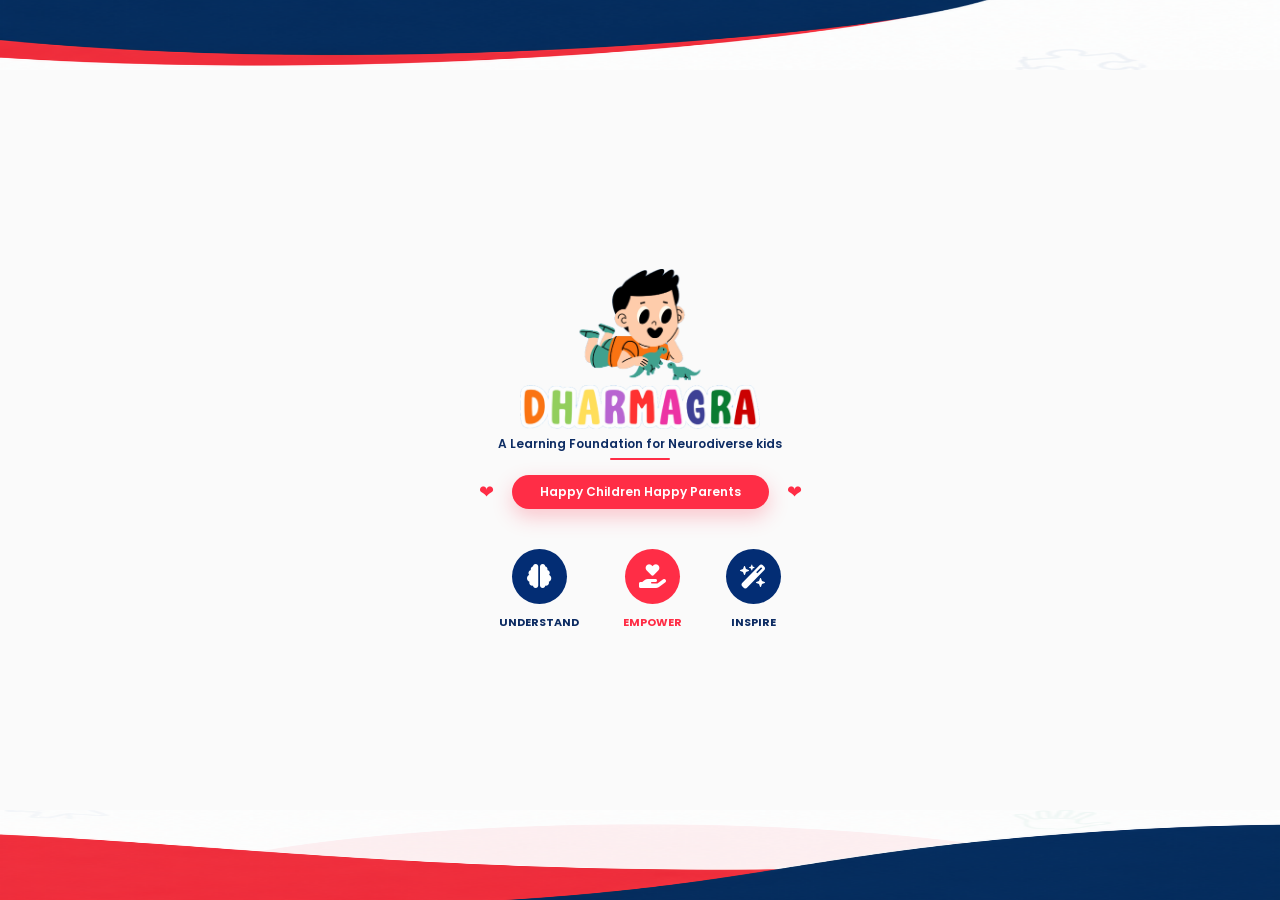
<file: index.html>
<!DOCTYPE html>
<html lang="en">
<head>
<meta charset="UTF-8">
<meta name="viewport" content="width=device-width, initial-scale=1.0">
<title>Dharmagra Splash</title>
<link rel="stylesheet" href="css/style.css">
<link rel="preconnect" href="https://fonts.googleapis.com">
<link href="https://fonts.googleapis.com/css2?family=Poppins:wght@400;600;700;800&display=swap" rel="stylesheet">
<link rel="stylesheet"
href="https://cdnjs.cloudflare.com/ajax/libs/font-awesome/6.5.1/css/all.min.css">
<meta http-equiv="refresh" content="3;url=starttest.html">
</head>
<body>

<div class="splash-screen">

    <!-- Top Shape -->
    <img src="image/top.png" class="top-shape" alt="">

    <!-- Background Pattern -->
    <div class="bg-pattern"></div>

    <!-- Center Logo -->
    <div class="logo-section" style="margin-top: 0;">
        <img src="image/logo.png" alt="Dharmagra Logo">
    </div>

    <!-- Tagline -->
    <p class="tagline">
        A Learning Foundation for Neurodiverse kids
    </p>

    <div class="small-line"></div>

    <!-- Happy Button -->
    <div class="happy-wrapper">

    <span class="heart">❤</span>

    <div class="happy-box">
        Happy Children Happy Parents
    </div>

    <span class="heart">❤</span>

</div>

    <!-- Features -->
    <div class="features">

        <div class="feature">
            <div class="icon"><i class="fas fa-brain"></i></div>
            <h4>UNDERSTAND</h4>
        </div>

        <div class="divider"></div>

        <div class="feature">
            <div class="icon red"><i class="fas fa-hand-holding-heart"></i></div>
            <h4 class="text-red">EMPOWER</h4>
        </div>

        <div class="divider"></div>

        <div class="feature">
            <div class="icon"><i class="fas fa-wand-magic-sparkles"></i></div>
            <h4>INSPIRE</h4>
        </div>

    </div>

    <!-- Bottom Text -->
    <!-- <h2 class="hope-text">
        INSPIRING HOPE,<br>
        THROUGH KINDNESS
    </h2>

    <div class="small-line"></div> -->

    <!-- Bottom Shape -->
    <img src="image/bottom.png" class="bottom-shape" alt="">

</div>
    




</body>
</html>
</file>
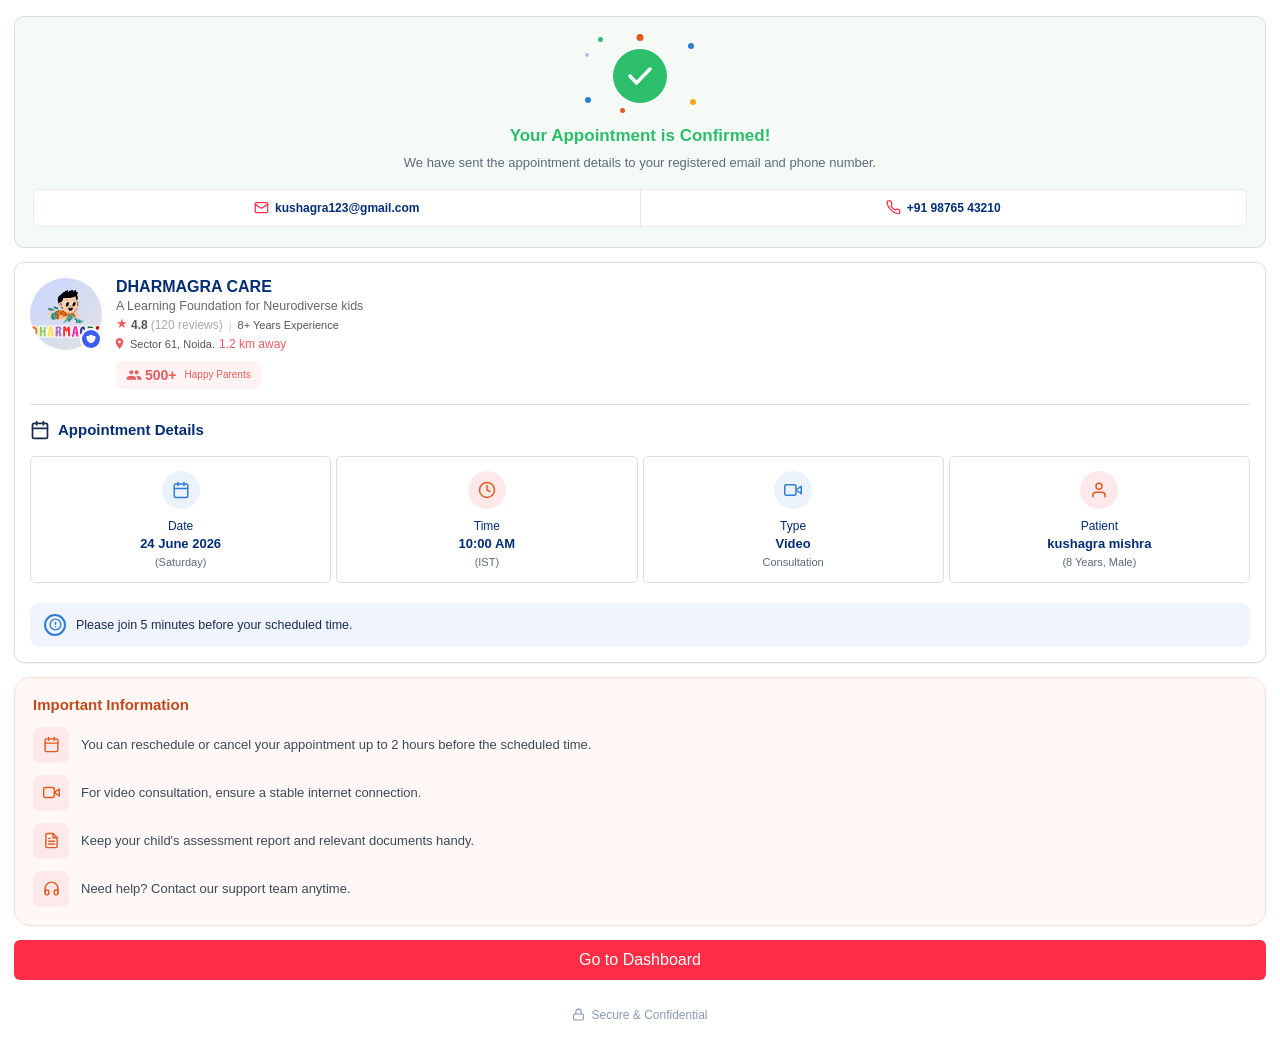
<file: appointment-book.html>
<!DOCTYPE html>
<html lang="en">
<head>
<meta charset="UTF-8">
<meta name="viewport" content="width=device-width, initial-scale=1.0">
<title>Appointment Confirmed</title>
<link rel="stylesheet" href="css/style.css">
<link href="https://fonts.googleapis.com/css2?family=Inter:wght@400;500;600;700&display=swap" rel="stylesheet">
<style>
 



  .account-badge {
    display: flex;
    align-items: center;
    gap: 8px;
    border: 1.5px solid #E5E9EF;
    border-radius: 10px;
    padding: 7px 10px 7px 8px;
    background: #fff;
  }

  .avatar-circle {
    width: 34px;
    height: 34px;
    border-radius: 50%;
    background: #1A2B4A;
    display: flex;
    align-items: center;
    justify-content: center;
  }

  .avatar-circle svg {
    width: 18px;
    height: 18px;
    fill: #fff;
  }

  .account-info {
    display: flex;
    flex-direction: column;
    gap: 1px;
  }

  .account-info .hello {
    font-size: 13px;
    font-weight: 700;
    color: #1A2B4A;
    line-height: 1.2;
  }

  .account-info .role {
    font-size: 11px;
    color: #6B7B8D;
  }

  .chevron {
    font-size: 14px;
    color: #6B7B8D;
    margin-left: 2px;
  }

  /* CONTENT WRAPPER */
  .content {
    padding: 16px 14px;
    display: flex;
    flex-direction: column;
    gap: 14px;
  }

  /* CONFIRMED BANNER CARD */
  .confirmed-card {
    background: #f5faf7;
    border-radius: 10px;
    padding: 22px 18px 20px;
    display: flex;
    align-items: flex-start;
    gap: 16px;
    border: 1px solid #d5d7d9c9;
    flex-wrap: wrap;
    flex-direction: column;
    align-items: center;
    text-align: center;

  }

  .checkmark-wrap {
    position: relative;
    flex-shrink: 0;
    width: 100px;
    height: 70px;
  }

  .checkmark-circle {
 width: 54px;
    height: 54px;
    border-radius: 50%;
    background: #2DBE6C;
    display: flex;
    align-items: center;
    justify-content: center;
    margin: auto;
    margin-top: 10px;
  }

  .checkmark-circle svg {
    width: 34px;
    height: 34px;
  }

  /* Confetti dots */
  .confetti {
    position: absolute;
    border-radius: 50%;
  }

  .confirmed-text {
    flex: 1;
  }

  .confirmed-text h2 {
    font-size: 17px;
    font-weight: 700;
    color: #2DBE6C;
    margin-bottom: 6px;
    line-height: 1.3;
  }

  .confirmed-text p {
    font-size: 13px;
    color: #5A6B7A;
    line-height: 1.5;
    margin-bottom: 0px;
  }

  .contact-row {
    display: flex;
    align-items: center;
    gap: 0;
    border: 1.5px solid #E5E9EF;
    border-radius: 5px;
    overflow: hidden;
    width: 100%;
    background-color: #fff;
  }

  .contact-item {
    flex: 1;
    display: flex;
    align-items: center;
    justify-content: center;
    gap: 6px;
    padding: 9px 8px;
    font-size: 12px;
    color: var(--primary);
    font-weight: 600;
  }

  .contact-item svg {
    width: 15px;
    height: 15px;
    flex-shrink: 0;
    color: var(--secondary);
  }

  .contact-divider {
    width: 1px;
    height: 36px;
    background: #E5E9EF;
  }

  
  /* ── DOCTOR CARDS ── */
  /* ── DOCTOR CARD ── */
  .doctor-card {
       background: #fff;
    border-radius: 10px 10px 0 0;
    padding: 0px;
    display: flex;
    align-items: flex-start;
    gap: 14px;
       padding-bottom: 15px;
    margin-bottom: 15px;
    border-bottom: 1px solid #ddd;
  }
  .doctor-img-wrap {
    position: relative;
    flex-shrink: 0;
  }
  .doctor-img img{
    max-width: 100%;
    max-height: 100%;
  }
  .doctor-img {
    width: 72px; height: 72px;
    border-radius: 50%;
    object-fit: cover;
    background: linear-gradient(135deg, #c9d6ff, #e2e2e2);
    display: flex; align-items: center; justify-content: center;
    overflow: hidden;
  }
  .doctor-img svg { width: 52px; height: 52px; color: #7a9fff; }
  .verified-badge {
    position: absolute;
    bottom: 0; right: 0;
    width: 22px; height: 22px;
    background: #3d5af1;
    border-radius: 50%;
    display: flex; align-items: center; justify-content: center;
    border: 2px solid #fff;
  }
  .verified-badge svg { width: 12px; height: 12px; color: #fff; }

  .doctor-info { flex: 1; }
  .doctor-info h2 { font-size: 16px; font-weight: 700; color: var(--primary); }
  .doctor-info .specialty { font-size: 12.5px; color: #666; margin-top: 3px; }
  .doctor-meta {
    display: flex; align-items: center; gap: 6px;
    margin-top: 5px;
  }
  .stars { display: flex; align-items: center; gap: 3px; font-size: 12px; color: #555; white-space: nowrap; }
  .star-icon { color: #e85d5d; font-size: 13px; margin-top: -3px; }
  .meta-dot { color: #ccc; font-size: 11px; }
  .experience { font-size: 11px; color: #555; white-space: nowrap; }
  .location {
    display: flex; align-items: center; gap: 4px;
    margin-top: 5px; font-size: 11px; color: #555;
  }
  .location svg { width: 13px; height: 13px; color: #e85d5d; flex-shrink: 0; margin-left: -3px; }
  .location .dist { color: #e85d5d; font-weight: 500; font-size: 12px; white-space: nowrap;}

  .happy-badge {
      display: inline-flex;
    align-items: center;
    background: #fff3f3;
    border-radius: 6px;
    padding: 6px 10px;
    gap: 8px;
    align-self: flex-start;
    margin-top: 10px;
  }
  .happy-badge .icon-row { display: flex; align-items: center; gap: 3px; }
  .happy-badge svg { width: 16px; height: 16px; color: #e85d5d; }
  .happy-badge .count { font-size: 14px; font-weight: 800; color: #e85d5d; }
  .happy-badge .label { font-size: 10px; color: #e85d5d; font-weight: 500; text-align: center; }

  /* APPOINTMENT DETAILS CARD */
  .details-card {
   background: #fff;
    border-radius: 0 0 10px 10px;
  }

  .section-title {
    display: flex;
    align-items: center;
    gap: 8px;
    margin-bottom: 16px;
  }

  .section-title svg {
    width: 20px;
    height: 20px;
    color: #1A2B4A;
  }

  .section-title span {
   font-size: 15px;
    font-weight: 700;
    color: var(--primary);
  }

  .details-grid {
      display: grid;
    grid-template-columns: repeat(4, 1fr);
    gap: 0;
    border: none;
    border-radius: 0;
    overflow: hidden;
    margin-bottom: 20px;
    gap: 5px;
  }

  .detail-item {
    display: flex;
    flex-direction: column;
    align-items: center;
    justify-content: flex-start;
    padding: 14px 5px;
    gap: 10px;
   position: relative;
    text-align: center;
    border: 1px solid #ddd;
    border-radius: 5px;
  }
  

  .detail-item:first-child:after {
    display: none;
  }

  .detail-icon-wrap {
    width: 38px;
    height: 38px;
    border-radius: 50%;
    display: flex;
    align-items: center;
    justify-content: center;
  }

  .detail-icon-wrap.blue-bg { background: #EBF2FB; }
  .detail-icon-wrap.red-bg  { background: #FDE9E9; }
  .detail-icon-wrap.blue2-bg { background: #EBF2FB; }
  .detail-icon-wrap.pink-bg  { background: #FDE9E9; }

  .detail-icon-wrap svg {
    width: 18px;
    height: 18px;
  }
  .detail-icon-wrap.blue-bg svg  { color: #2E7DD4; }
  .detail-icon-wrap.red-bg svg   { color: #E05A1E; }
  .detail-icon-wrap.blue2-bg svg { color: #2E7DD4; }
  .detail-icon-wrap.pink-bg svg  { color: #E05A1E; }

  .detail-label {
       font-size: 12px;
    color: var(--primary);
    font-weight: 500;
    margin-bottom: 3px;
  }

  .detail-value {
   font-size: 13px;
    font-weight: 600;
    color: var(--primary);
    line-height: normal;
  }

  .detail-sub {
       font-size: 11px;
    color: #5A6B7A;
    font-weight: 400;
    margin-top: 5px;
  }

  .reminder-banner {
    background: #EFF4FF;
    border-radius: 10px;
    padding: 11px 14px;
    display: flex;
    align-items: center;
    gap: 10px;
  }

  .reminder-icon {
    width: 22px;
    height: 22px;
    border-radius: 50%;
    border: 2px solid #2E7DD4;
    display: flex;
    align-items: center;
    justify-content: center;
    flex-shrink: 0;
  }

  .reminder-icon svg {
    width: 13px;
    height: 13px;
    color: #2E7DD4;
  }

  .reminder-text {
    font-size: 12.5px;
    color: #1A2B4A;
  }

  /* IMPORTANT INFO CARD */
  .info-card {
    background: #FFF8F6;
    border-radius: 16px;
    padding: 18px;
    border: 1px solid #FDDDD3;
  }

  .info-title {
    font-size: 15px;
    font-weight: 700;
    color: #C04A1A;
    margin-bottom: 14px;
  }

  .info-list {
    display: flex;
    flex-direction: column;
    gap: 12px;
  }

  .info-item {
    display: flex;
    align-items: flex-start;
    gap: 12px;
  }

  .info-icon-wrap {
    width: 36px;
    height: 36px;
    border-radius: 8px;
    display: flex;
    align-items: center;
    justify-content: center;
    flex-shrink: 0;
  }

  .info-icon-wrap.cal   { background: #FDE9E9; }
  .info-icon-wrap.vid   { background: #FDE9E9; }
  .info-icon-wrap.doc   { background: #FDE9E9; }
  .info-icon-wrap.support { background: #FDE9E9; }

  .info-icon-wrap svg {
    width: 17px;
    height: 17px;
    color: #E05A1E;
  }

  .info-item-text {
    font-size: 13px;
    color: #3A4A5A;
    line-height: 1.5;
    padding-top: 8px;
  }

  /* DASHBOARD BUTTON */
  .dashboard-btn {
    background: #1A2B4A;
    border-radius: 14px;
    padding: 18px;
    display: flex;
    align-items: center;
    justify-content: center;
    gap: 10px;
    cursor: pointer;
    border: none;
    width: 100%;
  }

  .dashboard-btn svg {
    width: 22px;
    height: 22px;
    fill: #fff;
  }

  .dashboard-btn span {
    font-size: 16px;
    font-weight: 700;
    color: #fff;
    font-family: 'Inter', sans-serif;
  }

  /* SECURE FOOTER */
  .secure-footer {
    display: flex;
    align-items: center;
    justify-content: center;
    gap: 6px;
    padding: 14px;
    margin-bottom: 10px;
  }

  .secure-footer svg {
    width: 13px;
    height: 13px;
    color: #8A9BB0;
  }
.cardmerge {
    width: 100%;
    float: left;
    border: 1px solid #ddd;
    box-shadow: 0 0 2px #ddd;
    border-radius: 10px;
    padding: 15px;
}
  
  .secure-footer span {
    font-size: 12px;
    color: #8A9BB0;
  }
</style>
</head>
<body>
<div class="screen">

 <!-- <header class="app-header">

    <div class="header-left">

        <a href="dashboard.html" class="back-btn">
            <svg xmlns="http://www.w3.org/2000/svg" width="28" height="28" fill="none" viewBox="0 0 24 24">
                <path d="M15 18L9 12L15 6"
                    stroke="currentColor"
                    stroke-width="2.5"
                    stroke-linecap="round"
                    stroke-linejoin="round"/>
            </svg>
        </a>

        <div class="title-area">
            <h1>Appointment Booked</h1>
        </div>

    </div>

    <div class="profile-card">

        <div class="profile-icon">
            <img src="https://media.licdn.com/dms/image/v2/D4D03AQGfmmtap9UGSw/profile-displayphoto-shrink_400_400/profile-displayphoto-shrink_400_400/0/1668447329811?e=2147483647&v=beta&t=0KlNkR86z7JOy1hLVPWrASGpK72NTRUy26PAxBsZ-QY" alt="">
        </div>

      

    </div>

</header> -->

  <div class="content">

    <!-- CONFIRMED BANNER -->
    <div class="confirmed-card">
      <div class="checkmark-wrap">
        <!-- Confetti dots positioned around the circle -->
        <div class="confetti" style="width:7px;height:7px;background:#E05A1E;top:-5px;left:50%;transform:translateX(-50%);"></div>
        <div class="confetti" style="width:6px;height:6px;background:#2E7DD4;top:4px;right:-4px;"></div>
        <div class="confetti" style="width:5px;height:5px;background:#2DBE6C;top:-2px;left:8px;"></div>
        <div class="confetti" style="width:6px;height:6px;background:#F5A623;bottom:4px;right:-6px;"></div>
        <div class="confetti" style="width:5px;height:5px;background:#E05A1E;bottom:-4px;left:30%;"></div>
        <div class="confetti" style="width:6px;height:6px;background:#2E7DD4;bottom:6px;left:-5px;"></div>
        <div class="confetti" style="width:4px;height:4px;background:#C4B5F5;top:14px;left:-5px;"></div>

        <div class="checkmark-circle">
          <svg viewBox="0 0 34 34" fill="none" xmlns="http://www.w3.org/2000/svg">
            <path d="M7 17L13.5 24L27 10" stroke="white" stroke-width="3.5" stroke-linecap="round" stroke-linejoin="round"/>
          </svg>
        </div>
      </div>

      <div class="confirmed-text">
        <h2>Your Appointment is Confirmed!</h2>
        <p>We have sent the appointment details to your registered email and phone number.</p>
       
      </div>
      
       <div class="contact-row">
          <div class="contact-item">
            <svg viewBox="0 0 24 24" fill="none" stroke="currentColor" stroke-width="2" stroke-linecap="round" stroke-linejoin="round">
              <rect x="2" y="4" width="20" height="16" rx="2"/>
              <path d="m22 7-8.97 5.7a1.94 1.94 0 0 1-2.06 0L2 7"/>
            </svg>
            <span>kushagra123@gmail.com</span>
          </div>
          <div class="contact-divider"></div>
          <div class="contact-item">
            <svg viewBox="0 0 24 24" fill="none" stroke="currentColor" stroke-width="2" stroke-linecap="round" stroke-linejoin="round">
              <path d="M22 16.92v3a2 2 0 0 1-2.18 2 19.79 19.79 0 0 1-8.63-3.07A19.5 19.5 0 0 1 4.7 12.09a19.79 19.79 0 0 1-3.07-8.67A2 2 0 0 1 3.63 1.5h3a2 2 0 0 1 2 1.72c.127.96.361 1.903.7 2.81a2 2 0 0 1-.45 2.11L7.91 9.09a16 16 0 0 0 7 7l.97-.97a2 2 0 0 1 2.11-.45c.907.339 1.85.573 2.81.7A2 2 0 0 1 22 17.42z"/>
            </svg>
            <span>+91 98765 43210</span>
          </div>
        </div>

    </div>
    

    <div class="cardmerge">
       <div class="doctor-card">
      <div class="doctor-img-wrap">
        <div class="doctor-img">
          <img src="image/logo.png" alt="">
       
        </div>
        <div class="verified-badge">
          <svg viewBox="0 0 24 24" fill="currentColor"><path d="M9 12l2 2 4-4m5.618-4.016A11.955 11.955 0 0112 2.944a11.955 11.955 0 01-8.618 3.04A12.02 12.02 0 003 9c0 5.591 3.824 10.29 9 11.622 5.176-1.332 9-6.03 9-11.622 0-1.042-.133-2.052-.382-3.016z"/></svg>
        </div>
      </div>

      <div class="doctor-info">
        <h2>DHARMAGRA CARE</h2>
        <div class="specialty">
        A Learning Foundation for Neurodiverse kids
    </div>
        <div class="doctor-meta">
          <span class="stars">
            <span class="star-icon">★</span>
            <strong>4.8</strong> <span style="color:#aaa">(120 reviews)</span>
          </span>
          <span class="meta-dot">|</span>
          <span class="experience">8+ Years Experience</span>
        </div>
        <div class="location">
          <svg viewBox="0 0 24 24" fill="currentColor"><path d="M12 2C8.13 2 5 5.13 5 9c0 5.25 7 13 7 13s7-7.75 7-13c0-3.87-3.13-7-7-7zm0 9.5c-1.38 0-2.5-1.12-2.5-2.5s1.12-2.5 2.5-2.5 2.5 1.12 2.5 2.5-1.12 2.5-2.5 2.5z"/></svg>
          Sector 61, Noida.<span class="dist">1.2 km away</span>
        </div>
        <div class="happy-badge">
        <div class="icon-row">
          <svg viewBox="0 0 24 24" fill="currentColor"><path d="M16 11c1.66 0 2.99-1.34 2.99-3S17.66 5 16 5c-1.66 0-3 1.34-3 3s1.34 3 3 3zm-8 0c1.66 0 2.99-1.34 2.99-3S9.66 5 8 5C6.34 5 5 6.34 5 8s1.34 3 3 3zm0 2c-2.33 0-7 1.17-7 3.5V19h14v-2.5c0-2.33-4.67-3.5-7-3.5zm8 0c-.29 0-.62.02-.97.05 1.16.84 1.97 1.97 1.97 3.45V19h6v-2.5c0-2.33-4.67-3.5-7-3.5z"/></svg>
          <span class="count">500+</span>
        </div>
        <div class="label">Happy Parents</div>
      </div> 
      </div>

      <!-- <div class="happy-badge">
        <div class="icon-row">
          <svg viewBox="0 0 24 24" fill="currentColor"><path d="M16 11c1.66 0 2.99-1.34 2.99-3S17.66 5 16 5c-1.66 0-3 1.34-3 3s1.34 3 3 3zm-8 0c1.66 0 2.99-1.34 2.99-3S9.66 5 8 5C6.34 5 5 6.34 5 8s1.34 3 3 3zm0 2c-2.33 0-7 1.17-7 3.5V19h14v-2.5c0-2.33-4.67-3.5-7-3.5zm8 0c-.29 0-.62.02-.97.05 1.16.84 1.97 1.97 1.97 3.45V19h6v-2.5c0-2.33-4.67-3.5-7-3.5z"/></svg>
          <span class="count">500+</span>
        </div>
        <div class="label">Happy Parents</div>
      </div> -->
    </div>

    <!-- APPOINTMENT DETAILS CARD -->
    <div class="details-card">
      <div class="section-title">
        <svg viewBox="0 0 24 24" fill="none" stroke="currentColor" stroke-width="2" stroke-linecap="round" stroke-linejoin="round">
          <rect x="3" y="4" width="18" height="18" rx="2" ry="2"/>
          <line x1="16" y1="2" x2="16" y2="6"/>
          <line x1="8" y1="2" x2="8" y2="6"/>
          <line x1="3" y1="10" x2="21" y2="10"/>
        </svg>
        <span>Appointment Details</span>
      </div>

      <div class="details-grid">
        <div class="detail-item">
          <div class="detail-icon-wrap blue-bg">
            <svg viewBox="0 0 24 24" fill="none" stroke="currentColor" stroke-width="2" stroke-linecap="round" stroke-linejoin="round">
              <rect x="3" y="4" width="18" height="18" rx="2" ry="2"/>
              <line x1="16" y1="2" x2="16" y2="6"/>
              <line x1="8" y1="2" x2="8" y2="6"/>
              <line x1="3" y1="10" x2="21" y2="10"/>
            </svg>
          </div>
          <div>
            <div class="detail-label">Date</div>
            <div class="detail-value">24 June 2026</div>
            <div class="detail-sub">(Saturday)</div>
          </div>
        </div>

        <div class="detail-item">
          <div class="detail-icon-wrap red-bg">
            <svg viewBox="0 0 24 24" fill="none" stroke="currentColor" stroke-width="2" stroke-linecap="round" stroke-linejoin="round">
              <circle cx="12" cy="12" r="10"/>
              <polyline points="12 6 12 12 16 14"/>
            </svg>
          </div>
          <div>
            <div class="detail-label">Time</div>
            <div class="detail-value">10:00 AM</div>
            <div class="detail-sub">(IST)</div>
          </div>
        </div>

        <div class="detail-item">
          <div class="detail-icon-wrap blue2-bg">
            <svg viewBox="0 0 24 24" fill="none" stroke="currentColor" stroke-width="2" stroke-linecap="round" stroke-linejoin="round">
              <polygon points="23 7 16 12 23 17 23 7"/>
              <rect x="1" y="5" width="15" height="14" rx="2" ry="2"/>
            </svg>
          </div>
          <div>
            <div class="detail-label">Type</div>
            <div class="detail-value">Video</div>
            <div class="detail-sub">Consultation</div>
          </div>
        </div>

        <div class="detail-item">
          <div class="detail-icon-wrap pink-bg">
            <svg viewBox="0 0 24 24" fill="none" stroke="currentColor" stroke-width="2" stroke-linecap="round" stroke-linejoin="round">
              <path d="M20 21v-2a4 4 0 0 0-4-4H8a4 4 0 0 0-4 4v2"/>
              <circle cx="12" cy="7" r="4"/>
            </svg>
          </div>
          <div>
            <div class="detail-label">Patient</div>
            <div class="detail-value">kushagra mishra</div>
            <div class="detail-sub">(8 Years, Male)</div>
          </div>
        </div>
      </div>

      <div class="reminder-banner">
        <div class="reminder-icon">
          <svg viewBox="0 0 24 24" fill="none" stroke="currentColor" stroke-width="2.5" stroke-linecap="round" stroke-linejoin="round">
            <circle cx="12" cy="12" r="10"/>
            <line x1="12" y1="8" x2="12" y2="12"/>
            <line x1="12" y1="16" x2="12.01" y2="16"/>
          </svg>
        </div>
        <span class="reminder-text">Please join 5 minutes before your scheduled time.</span>
      </div>
    </div>
    </div>

    <!-- IMPORTANT INFORMATION -->
    <div class="info-card">
      <div class="info-title">Important Information</div>
      <div class="info-list">

        <div class="info-item">
          <div class="info-icon-wrap cal">
            <svg viewBox="0 0 24 24" fill="none" stroke="currentColor" stroke-width="2" stroke-linecap="round" stroke-linejoin="round">
              <rect x="3" y="4" width="18" height="18" rx="2" ry="2"/>
              <line x1="16" y1="2" x2="16" y2="6"/>
              <line x1="8" y1="2" x2="8" y2="6"/>
              <line x1="3" y1="10" x2="21" y2="10"/>
            </svg>
          </div>
          <span class="info-item-text">You can reschedule or cancel your appointment up to 2 hours before the scheduled time.</span>
        </div>

        <div class="info-item">
          <div class="info-icon-wrap vid">
            <svg viewBox="0 0 24 24" fill="none" stroke="currentColor" stroke-width="2" stroke-linecap="round" stroke-linejoin="round">
              <polygon points="23 7 16 12 23 17 23 7"/>
              <rect x="1" y="5" width="15" height="14" rx="2" ry="2"/>
            </svg>
          </div>
          <span class="info-item-text">For video consultation, ensure a stable internet connection.</span>
        </div>

        <div class="info-item">
          <div class="info-icon-wrap doc">
            <svg viewBox="0 0 24 24" fill="none" stroke="currentColor" stroke-width="2" stroke-linecap="round" stroke-linejoin="round">
              <path d="M14 2H6a2 2 0 0 0-2 2v16a2 2 0 0 0 2 2h12a2 2 0 0 0 2-2V8z"/>
              <polyline points="14 2 14 8 20 8"/>
              <line x1="16" y1="13" x2="8" y2="13"/>
              <line x1="16" y1="17" x2="8" y2="17"/>
              <polyline points="10 9 9 9 8 9"/>
            </svg>
          </div>
          <span class="info-item-text">Keep your child's assessment report and relevant documents handy.</span>
        </div>

        <div class="info-item">
          <div class="info-icon-wrap support">
            <svg viewBox="0 0 24 24" fill="none" stroke="currentColor" stroke-width="2" stroke-linecap="round" stroke-linejoin="round">
              <path d="M3 18v-6a9 9 0 0 1 18 0v6"/>
              <path d="M21 19a2 2 0 0 1-2 2h-1a2 2 0 0 1-2-2v-3a2 2 0 0 1 2-2h3z"/>
              <path d="M3 19a2 2 0 0 0 2 2h1a2 2 0 0 0 2-2v-3a2 2 0 0 0-2-2H3z"/>
            </svg>
          </div>
          <span class="info-item-text">Need help? Contact our support team anytime.</span>
        </div>

      </div>
    </div>

    <!-- GO TO DASHBOARD -->
    <a href="dashboard.html" class="login-btn">
      <span>Go to Dashboard</span>
    </a>

    <!-- SECURE FOOTER -->
    <div class="secure-footer">
      <svg viewBox="0 0 24 24" fill="none" stroke="currentColor" stroke-width="2" stroke-linecap="round" stroke-linejoin="round">
        <rect x="3" y="11" width="18" height="11" rx="2" ry="2"/>
        <path d="M7 11V7a5 5 0 0 1 10 0v4"/>
      </svg>
      <span>Secure &amp; Confidential</span>
    </div>

  </div>
</div>
</body>
</html>
</file>
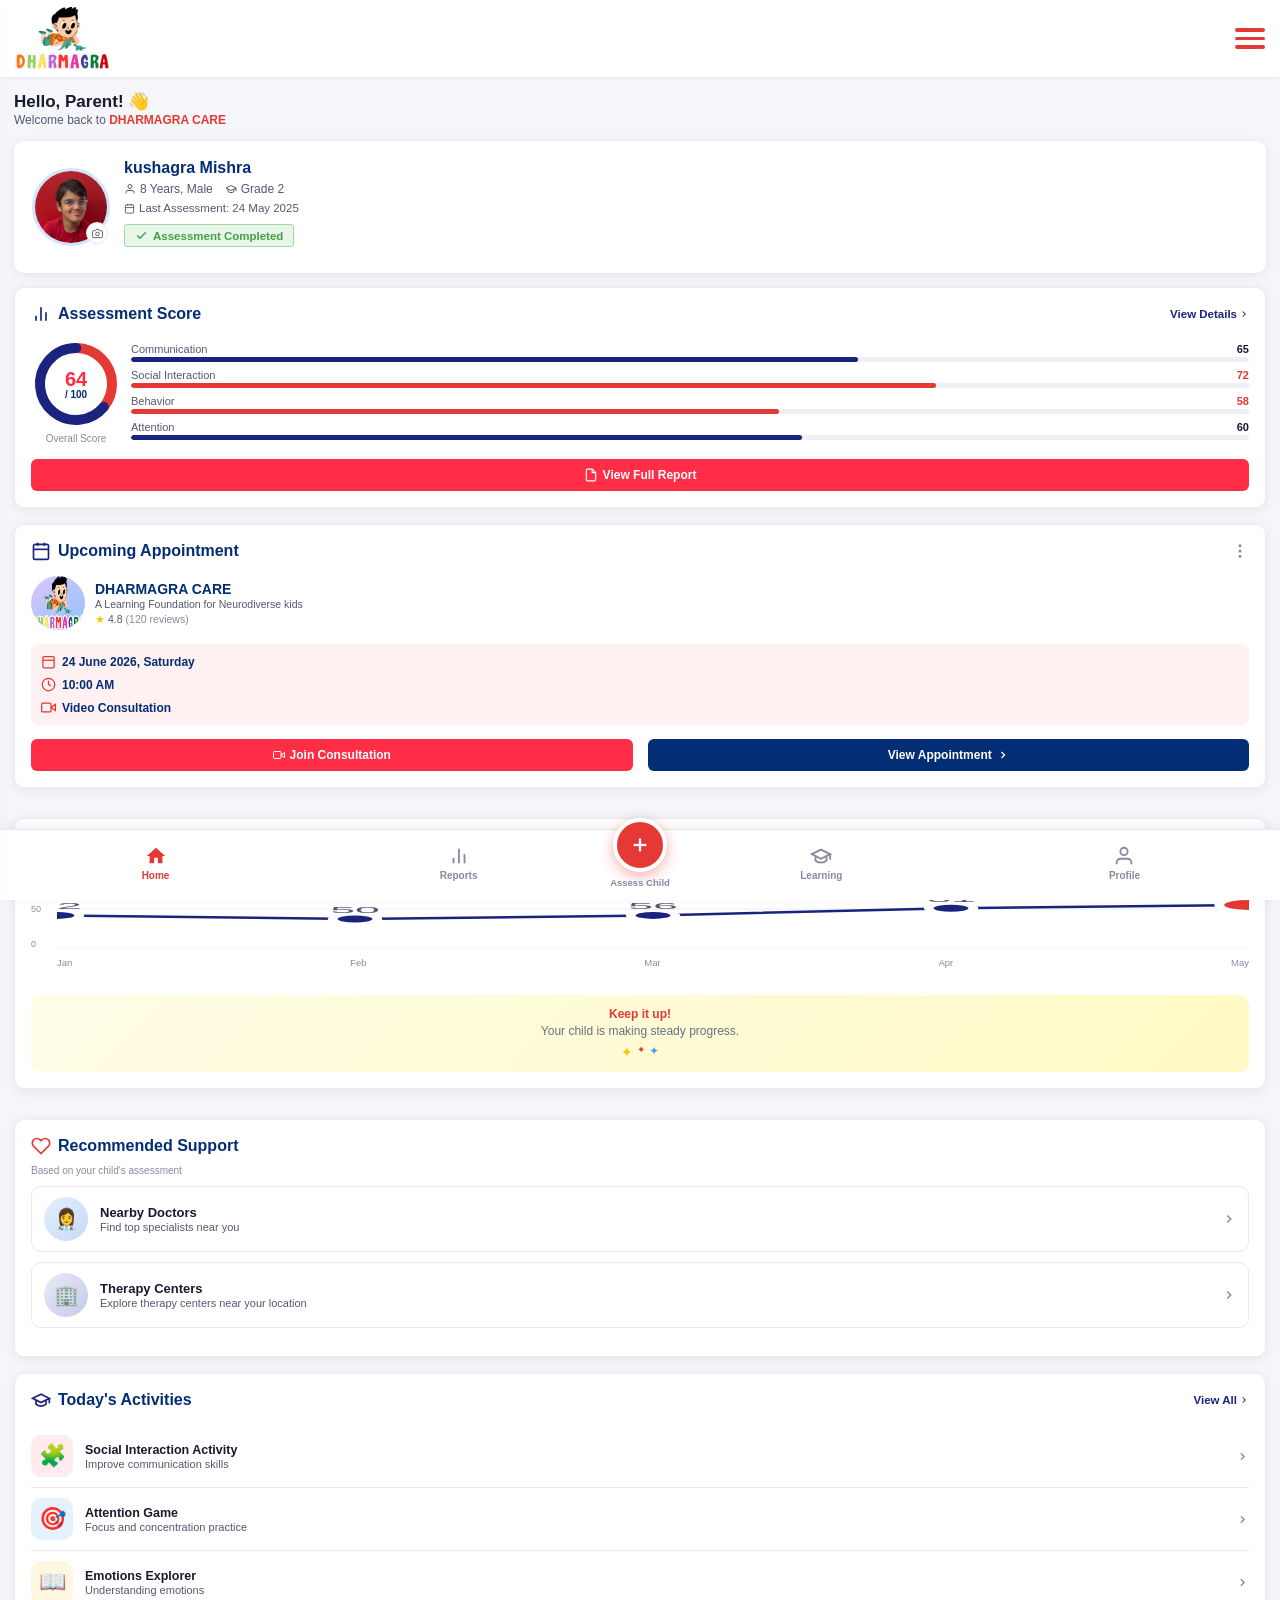
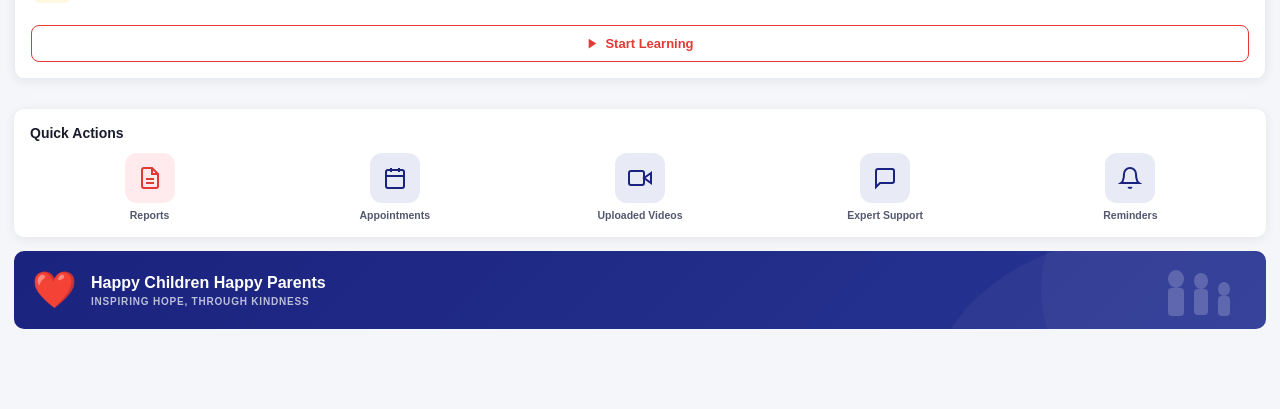
<file: dashboard.html>
<!DOCTYPE html>
<html lang="en">
<head>
<meta charset="UTF-8">
<meta name="viewport" content="width=device-width, initial-scale=1.0">
<title>Dharmagra - Parent Dashboard</title>
<link rel="stylesheet" href="css/style.css">
<link href="https://fonts.googleapis.com/css2?family=Inter:wght@400;500;600;700;800&display=swap" rel="stylesheet">
<style>
  * { margin: 0; padding: 0; box-sizing: border-box; }

  :root {
    --red: #E53935;
    --red-light: #FFEBEE;
    --navy: #1A237E;
    --navy-mid: #283593;
    --blue-light: #E8EAF6;
    --gold: #FFC107;
    --green: #43A047;
    --text-dark: #1A1A2E;
    --text-mid: #555770;
    --text-light: #888AA0;
    --bg: #F5F6FA;
    --white: #ffffff;
    --border: #E8E8F0;
    --shadow: 0 2px 12px rgba(0,0,0,0.07);
    --radius: 10px;
    --radius-sm: 10px;
  }

  body {
    font-family: 'Inter', sans-serif;
    background: var(--bg);
    color: var(--text-dark);
    max-width: 100%;
    margin: 0 auto;
    min-height: 100vh;
    padding-bottom: 80px;
    position: relative;
  }
.logo img {
    max-width: 95px;
    vertical-align: top;
}

.doc-info img{
  width: 100%;
  height: 100%;
}
  /* ── TOP NAV ── */
  .topnav {
    background: var(--white);
    padding: 7px 15px;
    display: flex;
    align-items: center;
    justify-content: space-between;
    position: sticky;
    top: 0;
    z-index: 100;
    box-shadow: 0 1px 4px rgba(0, 0, 0, 0.06);
}
nav.bottom-nav .nav-item.active {
    background: transparent;
}

  .topnav-left { display: flex; align-items: center; gap: 14px; }
  .hamburger { display: flex; flex-direction: column; gap: 5px; cursor: pointer; }
.hamburger span {
    display: block;
    width: 30px;
    height: 3.5px;
    background: #e53935;
    border-radius: 6px;
}
  .topnav-title h2 { font-size: 17px; font-weight: 700; color: var(--text-dark); }
  .topnav-title p { font-size: 12px; color: var(--text-mid); margin-top: 1px; }
  .topnav-title p span { color: var(--red); font-weight: 700; }
  .topnav-user {
    display: flex; align-items: center; gap: 8px;
    border: 1.5px solid var(--border); border-radius: 24px;
    padding: 6px 12px 6px 6px; cursor: pointer;
  }
  .user-avatar {
    width: 30px; height: 30px; border-radius: 50%;
    background: linear-gradient(135deg, #667eea, #764ba2);
    display: flex; align-items: center; justify-content: center;
    color: white; font-size: 13px; font-weight: 700;
  }
  .topnav-user span { font-size: 13px; font-weight: 600; color: var(--text-dark); }
  .topnav-user svg { color: var(--text-mid); }

  /* ── CONTENT ── */
  .content { padding: 14px 14px 0; display: flex; flex-direction: column; gap: 14px; }

  /* ── CHILD CARD ── */
  .child-card {
    background: var(--white);
    border-radius: var(--radius);
    padding: 18px;
    box-shadow: var(--shadow);
    display: flex;
    align-items: center;
    gap: 14px;
  }
  .child-avatar img {
    width: 100%;
    height: 100%;
}
  .child-avatar-wrap { position: relative; flex-shrink: 0; }
  .child-avatar {
    width: 78px; height: 78px; border-radius: 50%;
    background: linear-gradient(145deg, #e3f0ff, #c5d8f5);
    display: flex; align-items: center; justify-content: center;
    overflow: hidden; border: 3px solid #d0e4ff;
  }
  .child-avatar svg { width: 56px; height: 56px; }
  .cam-icon {
    position: absolute; bottom: 2px; right: 2px;
    width: 22px; height: 22px; border-radius: 50%;
    background: var(--white); border: 1.5px solid var(--border);
    display: flex; align-items: center; justify-content: center;
    cursor: pointer;
  }
  .child-info { flex: 1; min-width: 0; }
  .child-info h3 { font-size: 16px; font-weight: 700; color: var(--primary); margin-bottom: 5px; }
  .child-meta { display: flex; gap: 12px; flex-wrap: wrap; margin-bottom: 6px; }
  .meta-item { display: flex; align-items: center; gap: 4px; font-size: 12px; color: var(--text-mid); }
  .child-date { font-size: 11.5px; color: var(--text-mid); margin-bottom: 10px; display: flex; align-items: center; gap: 4px; }
 .badge-completed {
    display: inline-flex;
    align-items: center;
    gap: 5px;
    background: #E8F5E9;
    border: 0.5px solid #A5D6A7;
    border-radius: 3px;
    padding: 4px 10px;
    font-size: 11.5px;
    font-weight: 600;
    color: var(--green);
    margin-bottom: 8px;
}
  .btn-view-profile {
    display: flex; align-items: center; justify-content: space-between;
    border: 1.5px solid var(--border); border-radius: 8px;
    padding: 8px 12px; font-size: 12.5px; font-weight: 600;
    color: var(--text-dark); cursor: pointer; background: var(--white);
    width: 100%; text-decoration: none;
  }

  /* ── GRID 2 ── */
  .grid2 { display: flex; flex-direction: column;}

  /* ── CARDS ── */
  .card {
    background: var(--white);
    border-radius: 10px;
    padding: 16px;
    box-shadow: var(--shadow);
  }
  .card-header {
    display: flex; align-items: center; justify-content: space-between;
    margin-bottom: 15px;
  }
  .card-title {
    display: flex; align-items: center; gap: 7px;
    font-size: 16px; font-weight: 600; color: var(--primary);
  }
  .card-link { font-size: 11.5px; color: var(--navy); font-weight: 600; text-decoration: none; display: flex; align-items: center; gap: 2px; }

  /* ── SCORE CARD ── */
  .score-card { grid-column: 1; }
  .score-inner { display: flex; align-items: center; gap: 10px; margin-bottom: 15px; }
  .donut-wrap { position: relative; width: 90px; height: 90px; flex-shrink: 0; }
  .donut-wrap svg { width: 90px; height: 90px; transform: rotate(-90deg); }
  .donut-center {
    position: absolute; top: 50%; left: 50%;
    transform: translate(-50%, -50%);
    text-align: center;
  }
  .donut-center .score-num { font-size: 20px; font-weight: 800; color: var(--secondary); line-height: 1; }
  .donut-center .score-den { font-size: 10px; color: var(--primary); font-weight: 600; }
  .score-label { font-size: 10px; color: var(--text-light); text-align: center; margin-top: 4px; }
  .score-bars { flex: 1; display: flex; flex-direction: column; gap: 7px; }
  .score-bar-item { display: flex; flex-direction: column; gap: 2px; }
  .score-bar-label { display: flex; justify-content: space-between; font-size: 11px; color: var(--text-mid); }
  .score-bar-label span:last-child { font-weight: 700; color: var(--text-dark); }
  .bar-track { height: 5px; border-radius: 3px; background: #EEF0F5; overflow: hidden; }
  .bar-fill { height: 100%; border-radius: 3px; background: var(--navy); }
  .bar-fill.red { background: var(--red); }
  .btn-red {
    width: 100%; margin-top: 12px;
    background: var(--red); color: white;
    border: none; border-radius: 8px; padding: 11px;
    font-size: 13px; font-weight: 700; cursor: pointer;
    display: flex; align-items: center; justify-content: center; gap: 6px;
  }

  /* ── APPOINTMENT CARD ── */
  .appt-card { grid-column: 2; }
  .doc-info { display: flex; gap: 10px; align-items: center; margin-bottom: 10px; }
  .doc-avatar {
    width: 54px; height: 54px; border-radius: 50%; overflow: hidden;
    background: linear-gradient(135deg, #e0c3fc, #8ec5fc);
    display: flex; align-items: center; justify-content: center;
    font-size: 22px; flex-shrink: 0; position: relative;
  }
  .doc-online {
    position: absolute; bottom: 1px; right: 1px;
    width: 12px; height: 12px; border-radius: 50%;
    background: var(--green); border: 2px solid white;
  }
  .doc-name { font-size: 14px; font-weight: 700; color: var(--primary); }
  .doc-spec { font-size: 10.5px; color: var(--text-mid); margin-top: 1px; }
  .doc-rating { display: flex; align-items: center; gap: 3px; font-size: 10.5px; color: var(--text-mid); margin-top: 3px; }
  .doc-rating span { color: var(--gold); }
  .appt-detail-box {
    background: #ffb5b530;
    border-radius: 6px;
    padding: 10px 10px;
    display: flex;
    flex-direction: column;
    gap: 8px;
    margin-bottom: 14px;
    margin-top: 14px;
  }
  .appt-row { display: flex; align-items: center; gap: 6px; font-size: 12px; color: var(--primary); font-weight: 600; }
  .appt-row svg { flex-shrink: 0; }
  .btn-join {
    width: 100%; background: var(--red); color: white;
    border: none; border-radius: 8px; padding: 9px;
    font-size: 12px; font-weight: 700; cursor: pointer;
    display: flex; align-items: center; justify-content: center; gap: 5px;
    margin-bottom: 7px;
  }
  .btn-outline {
    width: 100%; background: transparent; color: var(--text-dark);
    border: 1.5px solid var(--border); border-radius: 8px; padding: 8px;
    font-size: 11.5px; font-weight: 600; cursor: pointer;
    display: flex; align-items: center; justify-content: center; gap: 5px;
  }
  .login-btn.small {
    padding: 9px 15px;
    font-size: 12px;
    font-weight: 500;
    display: flex;
    align-items: center;
    justify-content: center;
    gap: 5px;
    font-weight: 600;
    white-space: nowrap;
}

  /* ── FULL-WIDTH CARDS ── */
  .full-card { background: var(--white); border-radius: var(--radius); box-shadow: var(--shadow); overflow: hidden; }
  .full-card-body { padding: 16px; }

  /* ── SUPPORT CARD ── */
  .support-grid { display: flex; flex-direction: column; gap: 10px; margin-bottom: 12px; }
  .support-item {
    display: flex; align-items: center; gap: 12px;
    border: 1.5px solid var(--border); border-radius: 10px; padding: 10px 12px;
    cursor: pointer;
    text-decoration: none;
  }
  .support-icon {
    width: 44px; height: 44px; border-radius: 50%; overflow: hidden;
    background: linear-gradient(135deg, #e3f0ff, #c5d8f5);
    display: flex; align-items: center; justify-content: center;
    font-size: 20px; flex-shrink: 0;
  }
  .support-text h4 { font-size: 13px; font-weight: 700; color: var(--text-dark); }
  .support-text p { font-size: 11px; color: var(--text-mid); margin-top: 1px; }
  .chevron { margin-left: auto; color: var(--text-light); }

  /* ── ACTIVITIES ── */
  .activities-list { display: flex; flex-direction: column; gap: 0; }
  .activity-item {
    display: flex; align-items: center; gap: 12px;
    padding: 10px 0; border-bottom: 1px solid var(--border);
    cursor: pointer;
  }
  .activity-item:last-child { border-bottom: none; }
  .activity-icon {
    width: 42px; height: 42px; border-radius: 10px;
    display: flex; align-items: center; justify-content: center;
    font-size: 22px; flex-shrink: 0;
  }
  .act-red { background: #FFEBEE; }
  .act-blue { background: #E3F2FD; }
  .act-orange { background: #FFF8E1; }
  .activity-text h4 { font-size: 12.5px; font-weight: 700; color: var(--text-dark); }
  .activity-text p { font-size: 11px; color: var(--text-mid); margin-top: 1px; }
  .btn-start {
    width: 100%; margin-top: 12px;
    background: transparent; color: var(--red);
    border: 1.5px solid var(--red); border-radius: 8px; padding: 10px;
    font-size: 13px; font-weight: 700; cursor: pointer;
    display: flex; align-items: center; justify-content: center; gap: 6px;
  }

  /* ── PROGRESS CARD ── */
  .progress-outer { display: flex; flex-direction: column; gap: 12px; align-items: start; }
  .progress-chart { width: 100%;}
  .chart-area { position: relative; height: 90px; margin: 10px 0 4px; }
  .chart-labels-y { display: flex; flex-direction: column; justify-content: space-between; height: 90px; position: absolute; left: 0; top: 0; }
  .chart-labels-y span { font-size: 9px; color: var(--text-light); }
  .chart-svg-wrap { margin-left: 22px; }
  .chart-months { display: flex; justify-content: space-between; margin-left: 22px; }
  .chart-months span { font-size: 9.5px; color: var(--text-light); }
  .progress-trophy {
    background: linear-gradient(135deg, #FFFDE7, #FFF9C4);
    border-radius: 10px; padding: 12px; text-align: center;
    min-width: 100%;
    margin-top: 15px;
  }
  .trophy-title { font-size: 12px; font-weight: 800; color: var(--red); margin-bottom: 2px; }
  .trophy-sub {     font-size: 12px;
    color: var(--gray);
    line-height: 1.4; }
  .trophy-emoji { font-size: 40px; margin-top: 8px; }

  /* ── QUICK ACTIONS ── */
  .quick-actions { background: var(--white); border-radius: var(--radius); padding: 16px; box-shadow: var(--shadow); }
  .qa-title { font-size: 14px; font-weight: 700; color: var(--text-dark); margin-bottom: 12px; }
  .qa-grid { display: flex; justify-content: space-between; gap: 6px; }
  .qa-item { display: flex; flex-direction: column; align-items: center; gap: 6px; flex: 1; cursor: pointer; }
  .qa-icon {
    width: 50px; height: 50px; border-radius: 12px;
    display: flex; align-items: center; justify-content: center;
    background: var(--blue-light);
  }
  .qa-icon.red-bg { background: #FFEBEE; }
  .qa-item span { font-size: 10.5px; font-weight: 600; color: var(--text-mid); text-align: center; }

  /* ── FOOTER BANNER ── */
  .footer-banner {
    background: linear-gradient(135deg, var(--navy), var(--navy-mid));
    border-radius: var(--radius);
    padding: 18px;
    display: flex; align-items: center; gap: 14px;
    position: relative; overflow: hidden;
  }
  .footer-banner::after {
    content: '';
    position: absolute; right: 0; top: 0; bottom: 0; width: 45%;
    background: url("data:image/svg+xml,%3Csvg xmlns='http://www.w3.org/2000/svg' viewBox='0 0 200 120'%3E%3Cellipse cx='160' cy='100' rx='80' ry='60' fill='rgba(255,255,255,0.04)'/%3E%3Cellipse cx='180' cy='60' rx='60' ry='50' fill='rgba(255,255,255,0.03)'/%3E%3C/svg%3E") no-repeat center;
    background-size: cover;
    pointer-events: none;
  }
  .banner-icon { font-size: 38px; flex-shrink: 0; }
  .banner-text h3 { font-size: 16px; font-weight: 800; color: white; }
  .banner-text p { font-size: 10.5px; color: rgba(255,255,255,0.7); font-weight: 600; letter-spacing: 0.5px; text-transform: uppercase; margin-top: 3px; }
  /* silhouettes */
  .banner-silhouette {
    position: absolute; right: 14px; bottom: 0;
    display: flex; align-items: flex-end; gap: 3px;
    opacity: 0.25;
  }

  /* ── BOTTOM NAV ── */
  .bottom-nav {
    position: fixed; bottom: 0; left: 50%; transform: translateX(-50%);
    width: 100%; max-width: 100%;
    background: var(--white);
    border-top: 1px solid var(--border);
    display: flex; align-items: center; justify-content: space-around;
    padding: 8px 4px 12px;
    z-index: 200;
    box-shadow: 0 -2px 12px rgba(0,0,0,0.06);
  }
  .nav-item { display: flex; flex-direction: column; align-items: center; gap: 3px; cursor: pointer; flex: 1; }
  .nav-item span { font-size: 10px; font-weight: 600; color: var(--text-light); }
  .nav-item.active span { color: var(--red); }
  .nav-item svg { color: var(--text-light); }
  .nav-item.active svg { color: var(--red); }
  .nav-fab {
    width: 54px; height: 54px; border-radius: 50%;
    background: var(--red); border: 4px solid var(--white);
    display: flex; align-items: center; justify-content: center;
    box-shadow: 0 4px 14px rgba(229,57,53,0.4);
    margin-top: -20px; cursor: pointer; flex-shrink: 0;
  }

  /* ── ICONS (inline SVG helpers) ── */
  .icon { display: inline-flex; }

  /* ── OVERLAY ── */
  .overlay {
    display: none;
    position: fixed; inset: 0;
    background: rgba(0,0,0,0.45);
    z-index: 400;
    backdrop-filter: blur(2px);
    -webkit-backdrop-filter: blur(2px);
    opacity: 0;
    transition: opacity 0.28s ease;
  }
  .overlay.show { display: block; }
  .overlay.visible { opacity: 1; }

  /* ── LEFT SIDEBAR ── */
  .sidebar {
    position: fixed; top: 0; left: -310px; bottom: 0;
    width: 290px;
    background: var(--white);
    z-index: 500;
    box-shadow: 4px 0 24px rgba(0,0,0,0.12);
    transition: left 0.3s cubic-bezier(0.4,0,0.2,1);
    display: flex; flex-direction: column;
    overflow: hidden;
  }
  .sidebar.open { left: 0; }

  .sidebar-header {
    background:var(--secondary);
    padding: 48px 20px 24px;
    position: relative;
    text-align: center;
  }
  .sidebar-close {
    position: absolute; top: 16px; right: 16px;
    width: 32px; height: 32px; border-radius: 50%;
    background: rgba(255,255,255,0.15);
    border: none; cursor: pointer;
    display: flex; align-items: center; justify-content: center;
    transition: background 0.2s;
  }
  .sidebar-close:hover { background: rgba(255,255,255,0.25); }
  .sidebar-user-avatar {
    width: 80px;
    height: 80px;
    border-radius: 50%;
    background: linear-gradient(135deg, #667eea, #764ba2);
    display: flex;
    align-items: center;
    justify-content: center;
    color: white;
    font-size: 26px;
    font-weight: 800;
    border: 2px solid #fff;
    margin: auto;
    margin-bottom: 10px;
    overflow: hidden;
    box-shadow: 0 0 1px #000;
}

.sidebar-user-avatar img {
    width: 100%;
    height: 100%;
}

  .sidebar-header h3 { font-size: 17px; font-weight: 700; color: white; }
  .sidebar-header p { font-size: 12px; color: rgba(255,255,255,0.7); margin-top: 2px; }
  .sidebar-badge {
    display: inline-flex; align-items: center; gap: 4px;
    background: rgba(255,255,255,0.15); border-radius: 12px;
    padding: 3px 10px; font-size: 10.5px; color: rgba(255,255,255,0.9);
    margin-top: 8px; font-weight: 600;
  }

  .sidebar-nav { flex: 1; overflow-y: auto; padding: 12px 0; }
  .sidebar-section-label {
    font-size: 10px; font-weight: 700; color: var(--text-light);
    letter-spacing: 1px; text-transform: uppercase;
    padding: 12px 20px 4px;
  }
  .sidebar-item {
    display: flex; align-items: center; gap: 14px;
    padding: 13px 20px; cursor: pointer;
    transition: background 0.15s;
    position: relative;
    text-decoration: none;
  }
  .sidebar-item:hover { background: var(--bg); }
  .sidebar-item.active { background: #EEF0FB; }
  .sidebar-item.active::before {
    content: '';
    position: absolute; left: 0; top: 6px; bottom: 6px;
    width: 4px; border-radius: 0 4px 4px 0;
    background: var(--navy);
  }
  .sidebar-item-icon {
    width: 38px; height: 38px; border-radius: 10px;
    display: flex; align-items: center; justify-content: center;
    background: var(--blue-light); flex-shrink: 0;
  }
  .sidebar-item.active .sidebar-item-icon { background: var(--navy); }
  .sidebar-item.active .sidebar-item-icon svg { stroke: white !important; }
  .sidebar-item-text { flex: 1; }
  .sidebar-item-text h4 { font-size: 13.5px; font-weight: 600; color: var(--text-dark); }
  .sidebar-item.active .sidebar-item-text h4 { color: var(--navy); font-weight: 700; }
  .sidebar-item-text p { font-size: 10.5px; color: var(--text-light); margin-top: 1px; }
  .sidebar-badge-count {
    background: var(--red); color: white;
    font-size: 10px; font-weight: 700;
    border-radius: 10px; padding: 2px 7px;
  }
  .sidebar-divider { height: 1px; background: var(--border); margin: 8px 20px; }

  .sidebar-footer {
    padding: 16px 20px;
    border-top: 1px solid var(--border);
  }
  .sidebar-logout {
        display: flex;
    align-items: center;
    gap: 12px;
    padding: 12px 16px;
    border-radius: 6px;
    cursor: pointer;
    background: #FFF3F3;
    transition: background 0.15s;
    justify-content: center;
    text-decoration: none;
  }
  .sidebar-logout:hover { background: #FFEBEE; }
  .sidebar-logout span { font-size: 14px; font-weight: 600; color: var(--red); }

  /* ── PROFILE DROPDOWN ── */
  .profile-dropdown-wrap { position: relative;  display: none;}
  .profile-dropdown {
    display: none;
    position: absolute; top: calc(100% + 10px); right: 0;
    width: 230px;
    background: var(--white);
    border-radius: 14px;
    box-shadow: 0 8px 32px rgba(0,0,0,0.14);
    border: 1px solid var(--border);
    overflow: hidden;
    z-index: 600;
    transform: translateY(-6px);
    opacity: 0;
    transition: transform 0.2s ease, opacity 0.2s ease;
  }
  .profile-dropdown.show { display: block; }
  .profile-dropdown.visible { transform: translateY(0); opacity: 1; }

  .pd-header {
    background: linear-gradient(135deg, var(--navy), var(--navy-mid));
    padding: 16px;
    display: flex; align-items: center; gap: 12px;
  }
  .pd-avatar {
    width: 44px; height: 44px; border-radius: 50%;
    background: linear-gradient(135deg, #667eea, #764ba2);
    display: flex; align-items: center; justify-content: center;
    color: white; font-size: 18px; font-weight: 800;
    border: 2px solid rgba(255,255,255,0.3); flex-shrink: 0;
  }
  .pd-name { font-size: 13px; font-weight: 700; color: white; }
  .pd-email { font-size: 10.5px; color: rgba(255,255,255,0.7); margin-top: 1px; }

  .pd-item {
    display: flex; align-items: center; gap: 12px;
    padding: 12px 16px; cursor: pointer;
    transition: background 0.15s; border: none;
    background: transparent; width: 100%;
  }
  .pd-item:hover { background: var(--bg); }
  .pd-item-icon {
    width: 32px; height: 32px; border-radius: 8px;
    background: var(--blue-light);
    display: flex; align-items: center; justify-content: center;
    flex-shrink: 0;
  }
  .pd-item span { font-size: 13px; font-weight: 500; color: var(--text-dark); }
  .pd-divider { height: 1px; background: var(--border); margin: 2px 0; }
  .pd-item.danger .pd-item-icon { background: #FFEBEE; }
  .pd-item.danger span { color: var(--red); }

  /* hamburger animation */
  .hamburger.active span:nth-child(1) { transform: translateY(7.5px) rotate(45deg); }
  .hamburger.active span:nth-child(2) { opacity: 0; transform: scaleX(0); }
  .hamburger.active span:nth-child(3) { transform: translateY(-7.5px) rotate(-45deg); }
  .hamburger span { transition: transform 0.25s ease, opacity 0.2s ease; transform-origin: center; }

  /* chevron rotate on dropdown open */
  .topnav-user svg { transition: transform 0.2s ease; }
  .topnav-user.open svg { transform: rotate(180deg); }
</style>
</head>
<body>

<!-- OVERLAY -->
<div class="overlay" id="overlay"></div>

<!-- LEFT SIDEBAR -->
<aside class="sidebar" id="sidebar">
  <div class="sidebar-header">
    <button class="sidebar-close" id="sidebarClose">
      <svg width="16" height="16" viewBox="0 0 24 24" fill="none" stroke="white" stroke-width="2.5"><line x1="18" y1="6" x2="6" y2="18"/><line x1="6" y1="6" x2="18" y2="18"/></svg>
    </button>
    <div class="sidebar-user-avatar">
      <img src="image/profile.png" alt="">
    </div>
    <h3>kushagra Mishra</h3>
    <p>parent@dharmagra.com</p>
    <!-- <div class="sidebar-badge">
      <svg width="10" height="10" viewBox="0 0 24 24" fill="none" stroke="currentColor" stroke-width="2"><polyline points="20 6 9 17 4 12"/></svg>
      Premium Member
    </div> -->
  </div>

  <nav class="sidebar-nav">
    <div class="sidebar-section-label">Main Menu</div>

    <div class="sidebar-item active">
      <div class="sidebar-item-icon">
        <svg width="18" height="18" viewBox="0 0 24 24" fill="none" stroke="var(--navy)" stroke-width="2"><path d="M10 20v-6h4v6h5v-8h3L12 3 2 12h3v8z"/></svg>
      </div>
      <div class="sidebar-item-text"><h4>Home</h4><p>Dashboard overview</p></div>
    </div>

    <!-- <div class="sidebar-item">
      <div class="sidebar-item-icon">
        <svg width="18" height="18" viewBox="0 0 24 24" fill="none" stroke="var(--navy)" stroke-width="2"><path d="M20 21v-2a4 4 0 0 0-4-4H8a4 4 0 0 0-4 4v2"/><circle cx="12" cy="7" r="4"/></svg>
      </div>
      <div class="sidebar-item-text"><h4>Child Profile</h4><p>Manage your child's info</p></div>
      <svg width="14" height="14" viewBox="0 0 24 24" fill="none" stroke="var(--text-light)" stroke-width="2.5"><polyline points="9 18 15 12 9 6"/></svg>
    </div> -->

    <a href="image/report.pdf" download="Full Report" class="sidebar-item">
      <div class="sidebar-item-icon">
        <svg width="18" height="18" viewBox="0 0 24 24" fill="none" stroke="var(--navy)" stroke-width="2"><line x1="18" y1="20" x2="18" y2="10"/><line x1="12" y1="20" x2="12" y2="4"/><line x1="6" y1="20" x2="6" y2="14"/></svg>
      </div>
      <div class="sidebar-item-text"><h4>Reports</h4><p>Assessment history</p></div>
      <span class="sidebar-badge-count">3</span>
    </a>

    <a href="appointment-book.html" class="sidebar-item">
      <div class="sidebar-item-icon">
        <svg width="18" height="18" viewBox="0 0 24 24" fill="none" stroke="var(--navy)" stroke-width="2"><rect x="3" y="4" width="18" height="18" rx="2"/><line x1="16" y1="2" x2="16" y2="6"/><line x1="8" y1="2" x2="8" y2="6"/><line x1="3" y1="10" x2="21" y2="10"/></svg>
      </div>
      <div class="sidebar-item-text"><h4>Appointments</h4><p>Upcoming & past</p></div>
      <svg width="14" height="14" viewBox="0 0 24 24" fill="none" stroke="var(--text-light)" stroke-width="2.5"><polyline points="9 18 15 12 9 6"/></svg>
    </a>

    <div class="sidebar-item">
      <div class="sidebar-item-icon">
        <svg width="18" height="18" viewBox="0 0 24 24" fill="none" stroke="var(--navy)" stroke-width="2"><path d="M22 10v6M2 10l10-5 10 5-10 5z"/><path d="M6 12v5c3 3 9 3 12 0v-5"/></svg>
      </div>
      <div class="sidebar-item-text"><h4>Learning</h4><p>Activities & games</p></div>
      <svg width="14" height="14" viewBox="0 0 24 24" fill="none" stroke="var(--text-light)" stroke-width="2.5"><polyline points="9 18 15 12 9 6"/></svg>
    </div>

    <a href="video-upload.html" class="sidebar-item">
      <div class="sidebar-item-icon">
        <svg width="18" height="18" viewBox="0 0 24 24" fill="none" stroke="var(--navy)" stroke-width="2"><polygon points="23 7 16 12 23 17 23 7"/><rect x="1" y="5" width="15" height="14" rx="2"/></svg>
      </div>
      <div class="sidebar-item-text"><h4>Uploaded Videos</h4><p>Your recordings</p></div>
      <svg width="14" height="14" viewBox="0 0 24 24" fill="none" stroke="var(--text-light)" stroke-width="2.5"><polyline points="9 18 15 12 9 6"/></svg>
    </a>

    <div class="sidebar-divider"></div>
    <div class="sidebar-section-label">Support</div>

    <div class="sidebar-item">
      <div class="sidebar-item-icon">
        <svg width="18" height="18" viewBox="0 0 24 24" fill="none" stroke="var(--navy)" stroke-width="2"><path d="M21 15a2 2 0 0 1-2 2H7l-4 4V5a2 2 0 0 1 2-2h14a2 2 0 0 1 2 2z"/></svg>
      </div>
      <div class="sidebar-item-text"><h4>Expert Support</h4><p>Chat with specialists</p></div>
      <svg width="14" height="14" viewBox="0 0 24 24" fill="none" stroke="var(--text-light)" stroke-width="2.5"><polyline points="9 18 15 12 9 6"/></svg>
    </div>

    <a href="location-allow.html" class="sidebar-item">
      <div class="sidebar-item-icon">
        <svg width="18" height="18" viewBox="0 0 24 24" fill="none" stroke="var(--navy)" stroke-width="2"><circle cx="12" cy="12" r="3"/><path d="M19.07 4.93a10 10 0 0 1 0 14.14M15.54 8.46a5 5 0 0 1 0 7.07"/></svg>
      </div>
      <div class="sidebar-item-text"><h4>Nearby Doctors</h4><p>Find specialists near you</p></div>
      <svg width="14" height="14" viewBox="0 0 24 24" fill="none" stroke="var(--text-light)" stroke-width="2.5"><polyline points="9 18 15 12 9 6"/></svg>
    </a>

    <div class="sidebar-item">
      <div class="sidebar-item-icon">
        <svg width="18" height="18" viewBox="0 0 24 24" fill="none" stroke="var(--navy)" stroke-width="2"><path d="M18 8A6 6 0 0 0 6 8c0 7-3 9-3 9h18s-3-2-3-9"/><path d="M13.73 21a2 2 0 0 1-3.46 0"/></svg>
      </div>
      <div class="sidebar-item-text"><h4>Reminders</h4><p>Notifications & alerts</p></div>
      <span class="sidebar-badge-count">2</span>
    </div>

    <!-- <div class="sidebar-divider"></div>
    <div class="sidebar-section-label">Account</div>

    <div class="sidebar-item">
      <div class="sidebar-item-icon">
        <svg width="18" height="18" viewBox="0 0 24 24" fill="none" stroke="var(--navy)" stroke-width="2"><circle cx="12" cy="8" r="4"/><path d="M20 21a8 8 0 1 0-16 0"/></svg>
      </div>
      <div class="sidebar-item-text"><h4>My Profile</h4><p>Account settings</p></div>
      <svg width="14" height="14" viewBox="0 0 24 24" fill="none" stroke="var(--text-light)" stroke-width="2.5"><polyline points="9 18 15 12 9 6"/></svg>
    </div> -->

    <!-- <div class="sidebar-item">
      <div class="sidebar-item-icon">
        <svg width="18" height="18" viewBox="0 0 24 24" fill="none" stroke="var(--navy)" stroke-width="2"><circle cx="12" cy="12" r="3"/><path d="M19.4 15a1.65 1.65 0 0 0 .33 1.82l.06.06a2 2 0 0 1-2.83 2.83l-.06-.06a1.65 1.65 0 0 0-1.82-.33 1.65 1.65 0 0 0-1 1.51V21a2 2 0 0 1-4 0v-.09A1.65 1.65 0 0 0 9 19.4a1.65 1.65 0 0 0-1.82.33l-.06.06a2 2 0 0 1-2.83-2.83l.06-.06A1.65 1.65 0 0 0 4.68 15a1.65 1.65 0 0 0-1.51-1H3a2 2 0 0 1 0-4h.09A1.65 1.65 0 0 0 4.6 9a1.65 1.65 0 0 0-.33-1.82l-.06-.06a2 2 0 0 1 2.83-2.83l.06.06A1.65 1.65 0 0 0 9 4.68a1.65 1.65 0 0 0 1-1.51V3a2 2 0 0 1 4 0v.09a1.65 1.65 0 0 0 1 1.51 1.65 1.65 0 0 0 1.82-.33l.06-.06a2 2 0 0 1 2.83 2.83l-.06.06A1.65 1.65 0 0 0 19.4 9a1.65 1.65 0 0 0 1.51 1H21a2 2 0 0 1 0 4h-.09a1.65 1.65 0 0 0-1.51 1z"/></svg>
      </div>
      <div class="sidebar-item-text"><h4>Settings</h4><p>App preferences</p></div>
      <svg width="14" height="14" viewBox="0 0 24 24" fill="none" stroke="var(--text-light)" stroke-width="2.5"><polyline points="9 18 15 12 9 6"/></svg>
    </div> -->
  </nav>

  <div class="sidebar-footer">
    <a href="index.html"  class="sidebar-logout" id="sidebarLogout">
      <svg width="18" height="18" viewBox="0 0 24 24" fill="none" stroke="var(--red)" stroke-width="2"><path d="M9 21H5a2 2 0 0 1-2-2V5a2 2 0 0 1 2-2h4"/><polyline points="16 17 21 12 16 7"/><line x1="21" y1="12" x2="9" y2="12"/></svg>
      <span>Log Out</span>
    </a>
  </div>
</aside>

<!-- TOP NAV -->
<nav class="topnav">
   <div class="logo">
      <img src="image/logo.png" alt="">
    </div>

  <div class="topnav-left">
   <div class="lefrside">
     <div class="hamburger" id="hamburger">
      <span></span><span></span><span></span>
    </div>
    
   </div>
  
  </div>
  
  <div class="profile-dropdown-wrap">
    <div class="topnav-user" id="profileBtn">
      <div class="user-avatar">A</div>
      <span>kushagra Mishra</span>
      <svg width="14" height="14" viewBox="0 0 24 24" fill="none" stroke="currentColor" stroke-width="2.5"><polyline points="6 9 12 15 18 9"/></svg>
    </div>
    <!-- PROFILE DROPDOWN -->
    <div class="profile-dropdown" id="profileDropdown">
      <div class="pd-header">
        <div class="pd-avatar">A</div>
        <div>
          <div class="pd-name">kushagra Mishra</div>
          <div class="pd-email">parent@dharmagra.com</div>
        </div>
      </div>
      <button class="pd-item">
        <div class="pd-item-icon"><svg width="15" height="15" viewBox="0 0 24 24" fill="none" stroke="var(--navy)" stroke-width="2"><circle cx="12" cy="8" r="4"/><path d="M20 21a8 8 0 1 0-16 0"/></svg></div>
        <span>My Profile</span>
      </button>
      <button class="pd-item">
        <div class="pd-item-icon"><svg width="15" height="15" viewBox="0 0 24 24" fill="none" stroke="var(--navy)" stroke-width="2"><path d="M20 21v-2a4 4 0 0 0-4-4H8a4 4 0 0 0-4 4v2"/><circle cx="12" cy="7" r="4"/></svg></div>
        <span>Child Profile</span>
      </button>
      <button class="pd-item">
        <div class="pd-item-icon"><svg width="15" height="15" viewBox="0 0 24 24" fill="none" stroke="var(--navy)" stroke-width="2"><rect x="3" y="4" width="18" height="18" rx="2"/><line x1="16" y1="2" x2="16" y2="6"/><line x1="8" y1="2" x2="8" y2="6"/><line x1="3" y1="10" x2="21" y2="10"/></svg></div>
        <span>Appointments</span>
      </button>
      <button class="pd-item">
        <div class="pd-item-icon"><svg width="15" height="15" viewBox="0 0 24 24" fill="none" stroke="var(--navy)" stroke-width="2"><circle cx="12" cy="12" r="3"/><path d="M19.4 15a1.65 1.65 0 0 0 .33 1.82l.06.06a2 2 0 0 1-2.83 2.83l-.06-.06a1.65 1.65 0 0 0-1.82-.33 1.65 1.65 0 0 0-1 1.51V21a2 2 0 0 1-4 0v-.09A1.65 1.65 0 0 0 9 19.4a1.65 1.65 0 0 0-1.82.33l-.06.06a2 2 0 0 1-2.83-2.83l.06-.06A1.65 1.65 0 0 0 4.68 15a1.65 1.65 0 0 0-1.51-1H3a2 2 0 0 1 0-4h.09A1.65 1.65 0 0 0 4.6 9a1.65 1.65 0 0 0-.33-1.82l-.06-.06a2 2 0 0 1 2.83-2.83l.06.06A1.65 1.65 0 0 0 9 4.68a1.65 1.65 0 0 0 1-1.51V3a2 2 0 0 1 4 0v.09a1.65 1.65 0 0 0 1 1.51 1.65 1.65 0 0 0 1.82-.33l.06-.06a2 2 0 0 1 2.83 2.83l-.06.06A1.65 1.65 0 0 0 19.4 9a1.65 1.65 0 0 0 1.51 1H21a2 2 0 0 1 0 4h-.09a1.65 1.65 0 0 0-1.51 1z"/></svg></div>
        <span>Settings</span>
      </button>
      <div class="pd-divider"></div>
      <button class="pd-item danger">
        <div class="pd-item-icon"><svg width="15" height="15" viewBox="0 0 24 24" fill="none" stroke="var(--red)" stroke-width="2"><path d="M9 21H5a2 2 0 0 1-2-2V5a2 2 0 0 1 2-2h4"/><polyline points="16 17 21 12 16 7"/><line x1="21" y1="12" x2="9" y2="12"/></svg></div>
        <span>Log Out</span>
      </button>
    </div>
  </div>
</nav>

<div class="content">
 <div class="topnav-title">
      <h2>Hello, Parent! 👋</h2>
      <p>Welcome back to <span>DHARMAGRA CARE</span></p>
    </div>
  <!-- CHILD CARD -->
  <div class="child-card">
    <div class="child-avatar-wrap">
      <div class="child-avatar">
        <img src="image/profile.png" alt="">
      </div>
      <div class="cam-icon">
        <svg width="11" height="11" viewBox="0 0 24 24" fill="none" stroke="#555" stroke-width="2"><path d="M23 19a2 2 0 0 1-2 2H3a2 2 0 0 1-2-2V8a2 2 0 0 1 2-2h4l2-3h6l2 3h4a2 2 0 0 1 2 2z"/><circle cx="12" cy="13" r="4"/></svg>
      </div>
    </div>
    <div class="child-info">
     
      <h3>kushagra Mishra</h3>
      <div class="child-meta">
        <div class="meta-item">
          <svg width="12" height="12" viewBox="0 0 24 24" fill="none" stroke="currentColor" stroke-width="2"><path d="M20 21v-2a4 4 0 0 0-4-4H8a4 4 0 0 0-4 4v2"/><circle cx="12" cy="7" r="4"/></svg>
          8 Years, Male
        </div>
        <div class="meta-item">
          <svg width="12" height="12" viewBox="0 0 24 24" fill="none" stroke="currentColor" stroke-width="2"><path d="M22 10v6M2 10l10-5 10 5-10 5z"/><path d="M6 12v5c3 3 9 3 12 0v-5"/></svg>
          Grade 2
        </div>
      </div>
      <div class="child-date">
        <svg width="11" height="11" viewBox="0 0 24 24" fill="none" stroke="currentColor" stroke-width="2"><rect x="3" y="4" width="18" height="18" rx="2" ry="2"/><line x1="16" y1="2" x2="16" y2="6"/><line x1="8" y1="2" x2="8" y2="6"/><line x1="3" y1="10" x2="21" y2="10"/></svg>
        Last Assessment: 24 May 2025
      </div>
       <div class="badge-completed">
        <svg width="13" height="13" viewBox="0 0 24 24" fill="none" stroke="#43A047" stroke-width="2.5"><polyline points="20 6 9 17 4 12"/></svg>
        Assessment Completed
      </div>
      
    </div>
  </div>

  <!-- ASSESSMENT + APPOINTMENT -->
  <div class="grid2">

    <!-- Assessment Score -->
    <div class="card score-card" style="grid-column:1;">
      <div class="card-header">
        <div class="card-title">
          <svg width="20" height="20" viewBox="0 0 24 24" fill="none" stroke="var(--navy)" stroke-width="2"><line x1="18" y1="20" x2="18" y2="10"/><line x1="12" y1="20" x2="12" y2="4"/><line x1="6" y1="20" x2="6" y2="14"/></svg>
          Assessment Score
        </div>
        <a href="#" class="card-link">View Details <svg width="10" height="10" viewBox="0 0 24 24" fill="none" stroke="currentColor" stroke-width="2.5"><polyline points="9 18 15 12 9 6"/></svg></a>
      </div>
      <div class="score-inner">
        <div>
          <div class="donut-wrap">
            <svg viewBox="0 0 90 90">
              <circle cx="45" cy="45" r="36" fill="none" stroke="#EEF0F5" stroke-width="10"/>
              <!-- red part ~36% -->
              <circle cx="45" cy="45" r="36" fill="none" stroke="var(--red)" stroke-width="10"
                stroke-dasharray="226.2" stroke-dashoffset="145" stroke-linecap="round"/>
              <!-- blue part ~64% -->
              <circle cx="45" cy="45" r="36" fill="none" stroke="var(--navy)" stroke-width="10"
                stroke-dasharray="226.2" stroke-dashoffset="81.4" stroke-linecap="round"
                transform="rotate(129.6 45 45)"/>
            </svg>
            <div class="donut-center">
              <div class="score-num">64</div>
              <div class="score-den">/ 100</div>
            </div>
          </div>
          <div class="score-label">Overall Score</div>
        </div>
        <div class="score-bars">
          <div class="score-bar-item">
            <div class="score-bar-label"><span>Communication</span><span>65</span></div>
            <div class="bar-track"><div class="bar-fill" style="width:65%"></div></div>
          </div>
          <div class="score-bar-item">
            <div class="score-bar-label"><span>Social Interaction</span><span style="color:var(--red)">72</span></div>
            <div class="bar-track"><div class="bar-fill red" style="width:72%"></div></div>
          </div>
          <div class="score-bar-item">
            <div class="score-bar-label"><span>Behavior</span><span style="color:var(--red)">58</span></div>
            <div class="bar-track"><div class="bar-fill red" style="width:58%"></div></div>
          </div>
          <div class="score-bar-item">
            <div class="score-bar-label"><span>Attention</span><span>60</span></div>
            <div class="bar-track"><div class="bar-fill" style="width:60%"></div></div>
          </div>
        </div>
      </div>
      <a href="image/report.pdf" download="Full Report" class="login-btn small">
        <svg width="14" height="14" viewBox="0 0 24 24" fill="none" stroke="white" stroke-width="2"><path d="M14 2H6a2 2 0 0 0-2 2v16a2 2 0 0 0 2 2h12a2 2 0 0 0 2-2V8z"/><polyline points="14 2 14 8 20 8"/></svg>
        View Full Report
      </a>
    </div>

    <!-- Appointment -->
    <div class="card appt-card" style="grid-column:2;">
      <div class="card-header">
        <div class="card-title">
          <svg width="20" height="20" viewBox="0 0 24 24" fill="none" stroke="var(--navy)" stroke-width="2"><rect x="3" y="4" width="18" height="18" rx="2"/><line x1="16" y1="2" x2="16" y2="6"/><line x1="8" y1="2" x2="8" y2="6"/><line x1="3" y1="10" x2="21" y2="10"/></svg>
          Upcoming Appointment
        </div>
        <svg width="18" height="18" viewBox="0 0 24 24" fill="none" stroke="var(--text-light)" stroke-width="2"><circle cx="12" cy="5" r="1" fill="currentColor"/><circle cx="12" cy="12" r="1" fill="currentColor"/><circle cx="12" cy="19" r="1" fill="currentColor"/></svg>
      </div>
      <div class="doc-info">
        <div class="doc-avatar" style="position:relative;">
          <img src="image/logo.png" alt="">
        </div>
        <div>
          <div class="doc-name">DHARMAGRA CARE</div>
          <div class="doc-spec">
        A Learning Foundation for Neurodiverse kids
    </div>
          <div class="doc-rating">
            <span>★</span> 4.8 <span style="color:var(--text-light)">(120 reviews)</span>
          </div>
        </div>
      </div>
      <div class="appt-detail-box">
        <div class="appt-row">
          <svg width="15" height="15" viewBox="0 0 24 24" fill="none" stroke="var(--red)" stroke-width="2"><rect x="3" y="4" width="18" height="18" rx="2"/><line x1="3" y1="10" x2="21" y2="10"/></svg>
          24 June 2026, Saturday
        </div>
        <div class="appt-row">
          <svg width="15" height="15" viewBox="0 0 24 24" fill="none" stroke="var(--red)" stroke-width="2"><circle cx="12" cy="12" r="10"/><polyline points="12 6 12 12 16 14"/></svg>
          10:00 AM
        </div>
        <div class="appt-row">
          <svg width="15" height="15" viewBox="0 0 24 24" fill="none" stroke="var(--red)" stroke-width="2"><polygon points="23 7 16 12 23 17 23 7"/><rect x="1" y="5" width="15" height="14" rx="2" ry="2"/></svg>
          Video Consultation
        </div>
      </div>
        <div class="inonerows">
          <a href="" class="login-btn small">
        <svg width="12" height="12" viewBox="0 0 24 24" fill="none" stroke="white" stroke-width="2"><polygon points="23 7 16 12 23 17 23 7"/><rect x="1" y="5" width="15" height="14" rx="2" ry="2"/></svg>
        Join Consultation
      </a>
      <a href="appointment-book.html" class="login-btn blue small">
        View Appointment
        <svg width="12" height="12" viewBox="0 0 24 24" fill="none" stroke="currentColor" stroke-width="2.5"><polyline points="9 18 15 12 9 6"/></svg>
      </a>
        </div>
    </div>
  </div>

    <div class="card" style="padding:16px;">
    <div style="display:flex;align-items:center;justify-content:space-between;margin-bottom:4px;">
      <div>
        <div class="card-title">Child Progress</div>
        <div style="font-size:11px;color:var(--gray);">Assessment Score Over Time</div>
      </div>
      <a href="#" class="card-link">View History <svg width="10" height="10" viewBox="0 0 24 24" fill="none" stroke="currentColor" stroke-width="2.5"><polyline points="9 18 15 12 9 6"/></svg></a>
    </div>
    <div class="progress-outer">
      <div class="progress-chart">
        <div style="position:relative;">
          <!-- Y labels -->
          <div style="display:flex;flex-direction:column;justify-content:space-between;height:80px;position:absolute;left:0;top:0;">
            <span style="font-size:9px;color:var(--text-light);">100</span>
            <span style="font-size:9px;color:var(--text-light);">50</span>
            <span style="font-size:9px;color:var(--text-light);">0</span>
          </div>
          <div style="margin-left:26px;">
            <svg width="100%" height="80" viewBox="0 0 240 80" preserveAspectRatio="none">
              <!-- gridlines -->
              <line x1="0" y1="0" x2="240" y2="0" stroke="#EEF0F5" stroke-width="1"/>
              <line x1="0" y1="40" x2="240" y2="40" stroke="#EEF0F5" stroke-width="1"/>
              <line x1="0" y1="80" x2="240" y2="80" stroke="#EEF0F5" stroke-width="1"/>
              <!-- line: values 42,50,56,61,64 mapped to y (0=80,100=0) -->
              <!-- Jan(0,46.4) Feb(60,50) Mar(120,46.4) Apr(180,39.2) May(240,36) -->
              <polyline
                points="0,46.4 60,50 120,46.4 180,39.2 240,36"
                fill="none" stroke="var(--navy)" stroke-width="2.5" stroke-linejoin="round"/>
              <!-- dots -->
              <circle cx="0"   cy="46.4" r="4.5" fill="var(--navy)" stroke="white" stroke-width="2"/>
              <circle cx="60"  cy="50"   r="4.5" fill="var(--navy)" stroke="white" stroke-width="2"/>
              <circle cx="120" cy="46.4" r="4.5" fill="var(--navy)" stroke="white" stroke-width="2"/>
              <circle cx="180" cy="39.2" r="4.5" fill="var(--navy)" stroke="white" stroke-width="2"/>
              <circle cx="240" cy="36"   r="6"   fill="var(--red)"  stroke="white" stroke-width="2"/>
              <!-- value labels -->
              <text x="0"   y="40"   font-size="9" fill="var(--text-mid)" text-anchor="middle">42</text>
              <text x="60"  y="44"   font-size="9" fill="var(--text-mid)" text-anchor="middle">50</text>
              <text x="120" y="40"   font-size="9" fill="var(--text-mid)" text-anchor="middle">56</text>
              <text x="180" y="33"   font-size="9" fill="var(--text-mid)" text-anchor="middle">61</text>
              <text x="240" y="29"   font-size="9" fill="var(--red)" font-weight="700" text-anchor="middle">64</text>
            </svg>
          </div>
          <div style="display:flex;justify-content:space-between;margin-left:26px;margin-top:4px;">
            <span style="font-size:9.5px;color:var(--text-light);">Jan</span>
            <span style="font-size:9.5px;color:var(--text-light);">Feb</span>
            <span style="font-size:9.5px;color:var(--text-light);">Mar</span>
            <span style="font-size:9.5px;color:var(--text-light);">Apr</span>
            <span style="font-size:9.5px;color:var(--text-light);">May</span>
          </div>
        </div>
      </div>
      <div class="progress-trophy">
        <div class="trophy-title">Keep it up!</div>
        <div class="trophy-sub">Your child is making steady progress.</div>
        <div style="display:flex;justify-content:center;gap:4px;margin-top:4px;">
          <span style="color:var(--gold);font-size:14px;">✦</span>
          <span style="color:var(--red);font-size:10px;">✦</span>
          <span style="color:#42A5F5;font-size:12px;">✦</span>
        </div>
      </div>
    </div>
  </div>

  <!-- SUPPORT + ACTIVITIES -->
  <div class="grid2">
    <!-- Recommended Support -->
    <div class="card" style="grid-column:1;">
      <div class="card-header">
        <div class="card-title">
          <svg width="20" height="20" viewBox="0 0 24 24" fill="none" stroke="var(--red)" stroke-width="2"><path d="M20.84 4.61a5.5 5.5 0 0 0-7.78 0L12 5.67l-1.06-1.06a5.5 5.5 0 0 0-7.78 7.78l1.06 1.06L12 21.23l7.78-7.78 1.06-1.06a5.5 5.5 0 0 0 0-7.78z"/></svg>
          Recommended Support
        </div>
      </div>
      <p style="font-size:10px;color:var(--text-light);margin-bottom:10px;margin-top:-6px;">Based on your child's assessment</p>
      <div class="support-grid">
        <a href="location-allow.html" class="support-item">
          <div class="support-icon">👩‍⚕️</div>
          <div class="support-text">
            <h4>Nearby Doctors</h4>
            <p>Find top specialists near you</p>
          </div>
          <svg class="chevron" width="14" height="14" viewBox="0 0 24 24" fill="none" stroke="currentColor" stroke-width="2.5"><polyline points="9 18 15 12 9 6"/></svg>
        </a>
        <a href="location-allow.html" class="support-item">
          <div class="support-icon" style="background:linear-gradient(135deg,#e8eaf6,#c5cae9);">🏢</div>
          <div class="support-text">
            <h4>Therapy Centers</h4>
            <p>Explore therapy centers near your location</p>
          </div>
          <svg class="chevron" width="14" height="14" viewBox="0 0 24 24" fill="none" stroke="currentColor" stroke-width="2.5"><polyline points="9 18 15 12 9 6"/></svg>
        </a>
      </div>
    </div>

    <!-- Today's Activities -->
    <div class="card" style="grid-column:2;">
      <div class="card-header">
        <div class="card-title" >
          <svg width="20" height="20" viewBox="0 0 24 24" fill="none" stroke="var(--navy)" stroke-width="2"><path d="M22 10v6M2 10l10-5 10 5-10 5z"/><path d="M6 12v5c3 3 9 3 12 0v-5"/></svg>
          Today's Activities
        </div>
        <a href="#" class="card-link">View All <svg width="10" height="10" viewBox="0 0 24 24" fill="none" stroke="currentColor" stroke-width="2.5"><polyline points="9 18 15 12 9 6"/></svg></a>
      </div>
      <div class="activities-list">
        <div class="activity-item">
          <div class="activity-icon act-red">🧩</div>
          <div class="activity-text">
            <h4>Social Interaction Activity</h4>
            <p>Improve communication skills</p>
          </div>
          <svg class="chevron" width="13" height="13" viewBox="0 0 24 24" fill="none" stroke="currentColor" stroke-width="2.5"><polyline points="9 18 15 12 9 6"/></svg>
        </div>
        <div class="activity-item">
          <div class="activity-icon act-blue">🎯</div>
          <div class="activity-text">
            <h4>Attention Game</h4>
            <p>Focus and concentration practice</p>
          </div>
          <svg class="chevron" width="13" height="13" viewBox="0 0 24 24" fill="none" stroke="currentColor" stroke-width="2.5"><polyline points="9 18 15 12 9 6"/></svg>
        </div>
        <div class="activity-item">
          <div class="activity-icon act-orange">📖</div>
          <div class="activity-text">
            <h4>Emotions Explorer</h4>
            <p>Understanding emotions</p>
          </div>
          <svg class="chevron" width="13" height="13" viewBox="0 0 24 24" fill="none" stroke="currentColor" stroke-width="2.5"><polyline points="9 18 15 12 9 6"/></svg>
        </div>
      </div>
      <button class="btn-start">
        <svg width="13" height="13" viewBox="0 0 24 24" fill="var(--red)"><polygon points="5 3 19 12 5 21 5 3"/></svg>
        Start Learning
      </button>
    </div>
  </div>

  <!-- CHILD PROGRESS -->


  <!-- QUICK ACTIONS -->
  <div class="quick-actions">
    <div class="qa-title">Quick Actions</div>
    <div class="qa-grid">
      <div class="qa-item">
        <div class="qa-icon red-bg">
          <svg width="24" height="24" viewBox="0 0 24 24" fill="none" stroke="var(--red)" stroke-width="2"><path d="M14 2H6a2 2 0 0 0-2 2v16a2 2 0 0 0 2 2h12a2 2 0 0 0 2-2V8z"/><polyline points="14 2 14 8 20 8"/><line x1="16" y1="13" x2="8" y2="13"/><line x1="16" y1="17" x2="8" y2="17"/></svg>
        </div>
        <span>Reports</span>
      </div>
      <div class="qa-item">
        <div class="qa-icon">
          <svg width="24" height="24" viewBox="0 0 24 24" fill="none" stroke="var(--navy)" stroke-width="2"><rect x="3" y="4" width="18" height="18" rx="2"/><line x1="16" y1="2" x2="16" y2="6"/><line x1="8" y1="2" x2="8" y2="6"/><line x1="3" y1="10" x2="21" y2="10"/></svg>
        </div>
        <span>Appointments</span>
      </div>
      <div class="qa-item">
        <div class="qa-icon">
          <svg width="24" height="24" viewBox="0 0 24 24" fill="none" stroke="var(--navy)" stroke-width="2"><polygon points="23 7 16 12 23 17 23 7"/><rect x="1" y="5" width="15" height="14" rx="2" ry="2"/></svg>
        </div>
        <span>Uploaded Videos</span>
      </div>
      <div class="qa-item">
        <div class="qa-icon">
          <svg width="24" height="24" viewBox="0 0 24 24" fill="none" stroke="var(--navy)" stroke-width="2"><path d="M21 15a2 2 0 0 1-2 2H7l-4 4V5a2 2 0 0 1 2-2h14a2 2 0 0 1 2 2z"/></svg>
        </div>
        <span>Expert Support</span>
      </div>
      <div class="qa-item">
        <div class="qa-icon">
          <svg width="24" height="24" viewBox="0 0 24 24" fill="none" stroke="var(--navy)" stroke-width="2"><path d="M18 8A6 6 0 0 0 6 8c0 7-3 9-3 9h18s-3-2-3-9"/><path d="M13.73 21a2 2 0 0 1-3.46 0"/></svg>
        </div>
        <span>Reminders</span>
      </div>
    </div>
  </div>

  <!-- FOOTER BANNER -->
  <div class="footer-banner">
    <div style="font-size:36px;flex-shrink:0;">❤️</div>
    <div>
      <div style="font-size:16px;font-weight:800;color:white;">Happy Children Happy Parents</div>
      <div style="font-size:10px;color:rgba(255,255,255,0.7);font-weight:700;letter-spacing:0.8px;text-transform:uppercase;margin-top:4px;">INSPIRING HOPE, THROUGH KINDNESS</div>
    </div>
    <!-- Family silhouettes -->
    <svg style="position:absolute;right:10px;bottom:0;opacity:0.2;" width="110" height="70" viewBox="0 0 110 70">
      <!-- adult 1 -->
      <ellipse cx="30" cy="20" rx="8" ry="9" fill="white"/>
      <rect x="22" y="29" width="16" height="28" rx="4" fill="white"/>
      <!-- adult 2 -->
      <ellipse cx="55" cy="22" rx="7" ry="8" fill="white"/>
      <rect x="48" y="30" width="14" height="26" rx="4" fill="white"/>
      <!-- child -->
      <ellipse cx="78" cy="30" rx="6" ry="7" fill="white"/>
      <rect x="72" y="37" width="12" height="20" rx="4" fill="white"/>
    </svg>
  </div>

</div>

<!-- BOTTOM NAV -->
<nav class="bottom-nav">
  <div class="nav-item active">
    <svg width="22" height="22" viewBox="0 0 24 24" fill="var(--red)" stroke="none"><path d="M10 20v-6h4v6h5v-8h3L12 3 2 12h3v8z"/></svg>
    <span>Home</span>
  </div>
  <div class="nav-item">
    <svg width="22" height="22" viewBox="0 0 24 24" fill="none" stroke="var(--text-light)" stroke-width="2"><line x1="18" y1="20" x2="18" y2="10"/><line x1="12" y1="20" x2="12" y2="4"/><line x1="6" y1="20" x2="6" y2="14"/></svg>
    <span>Reports</span>
  </div>
  <div class="nav-item" style="flex:none;">
    <div class="nav-fab">
      <svg width="22" height="22" viewBox="0 0 24 24" fill="none" stroke="white" stroke-width="2.5"><line x1="12" y1="5" x2="12" y2="19"/><line x1="5" y1="12" x2="19" y2="12"/></svg>
    </div>
    <span style="font-size:9.5px;color:var(--text-light);margin-top:2px;">Assess Child</span>
  </div>
  <div class="nav-item">
    <svg width="22" height="22" viewBox="0 0 24 24" fill="none" stroke="var(--text-light)" stroke-width="2"><path d="M22 10v6M2 10l10-5 10 5-10 5z"/><path d="M6 12v5c3 3 9 3 12 0v-5"/></svg>
    <span>Learning</span>
  </div>
  <div class="nav-item">
    <svg width="22" height="22" viewBox="0 0 24 24" fill="none" stroke="var(--text-light)" stroke-width="2"><path d="M20 21v-2a4 4 0 0 0-4-4H8a4 4 0 0 0-4 4v2"/><circle cx="12" cy="7" r="4"/></svg>
    <span>Profile</span>
  </div>
</nav>

<script>
  const hamburger = document.getElementById('hamburger');
  const sidebar   = document.getElementById('sidebar');
  const overlay   = document.getElementById('overlay');
  const sidebarClose = document.getElementById('sidebarClose');
  const profileBtn   = document.getElementById('profileBtn');
  const profileDropdown = document.getElementById('profileDropdown');

  /* ── SIDEBAR ── */
  function openSidebar() {
    overlay.classList.add('show');
    requestAnimationFrame(() => overlay.classList.add('visible'));
    sidebar.classList.add('open');
    hamburger.classList.add('active');
    document.body.style.overflow = 'hidden';
  }
  function closeSidebar() {
    overlay.classList.remove('visible');
    sidebar.classList.remove('open');
    hamburger.classList.remove('active');
    document.body.style.overflow = '';
    setTimeout(() => overlay.classList.remove('show'), 280);
  }

  hamburger.addEventListener('click', () => {
    closeDropdown();
    sidebar.classList.contains('open') ? closeSidebar() : openSidebar();
  });
  sidebarClose.addEventListener('click', closeSidebar);
  overlay.addEventListener('click', () => { closeSidebar(); closeDropdown(); });

  /* ── PROFILE DROPDOWN ── */
  function openDropdown() {
    profileDropdown.classList.add('show');
    profileBtn.classList.add('open');
    requestAnimationFrame(() => profileDropdown.classList.add('visible'));
  }
  function closeDropdown() {
    profileDropdown.classList.remove('visible');
    profileBtn.classList.remove('open');
    setTimeout(() => profileDropdown.classList.remove('show'), 200);
  }

  profileBtn.addEventListener('click', (e) => {
    e.stopPropagation();
    closeSidebar();
    profileDropdown.classList.contains('show') ? closeDropdown() : openDropdown();
  });

  document.addEventListener('click', (e) => {
    if (!profileBtn.contains(e.target) && !profileDropdown.contains(e.target)) {
      closeDropdown();
    }
  });

  /* ── SIDEBAR NAV ITEMS ── */
  document.querySelectorAll('.sidebar-item').forEach(item => {
    item.addEventListener('click', () => {
      document.querySelectorAll('.sidebar-item').forEach(i => i.classList.remove('active'));
      item.classList.add('active');
    });
  });

  /* ── BOTTOM NAV ── */
  document.querySelectorAll('.nav-item').forEach(item => {
    item.addEventListener('click', () => {
      document.querySelectorAll('.nav-item').forEach(i => i.classList.remove('active'));
      item.classList.add('active');
    });
  });
</script>
</body>
</html>
</file>
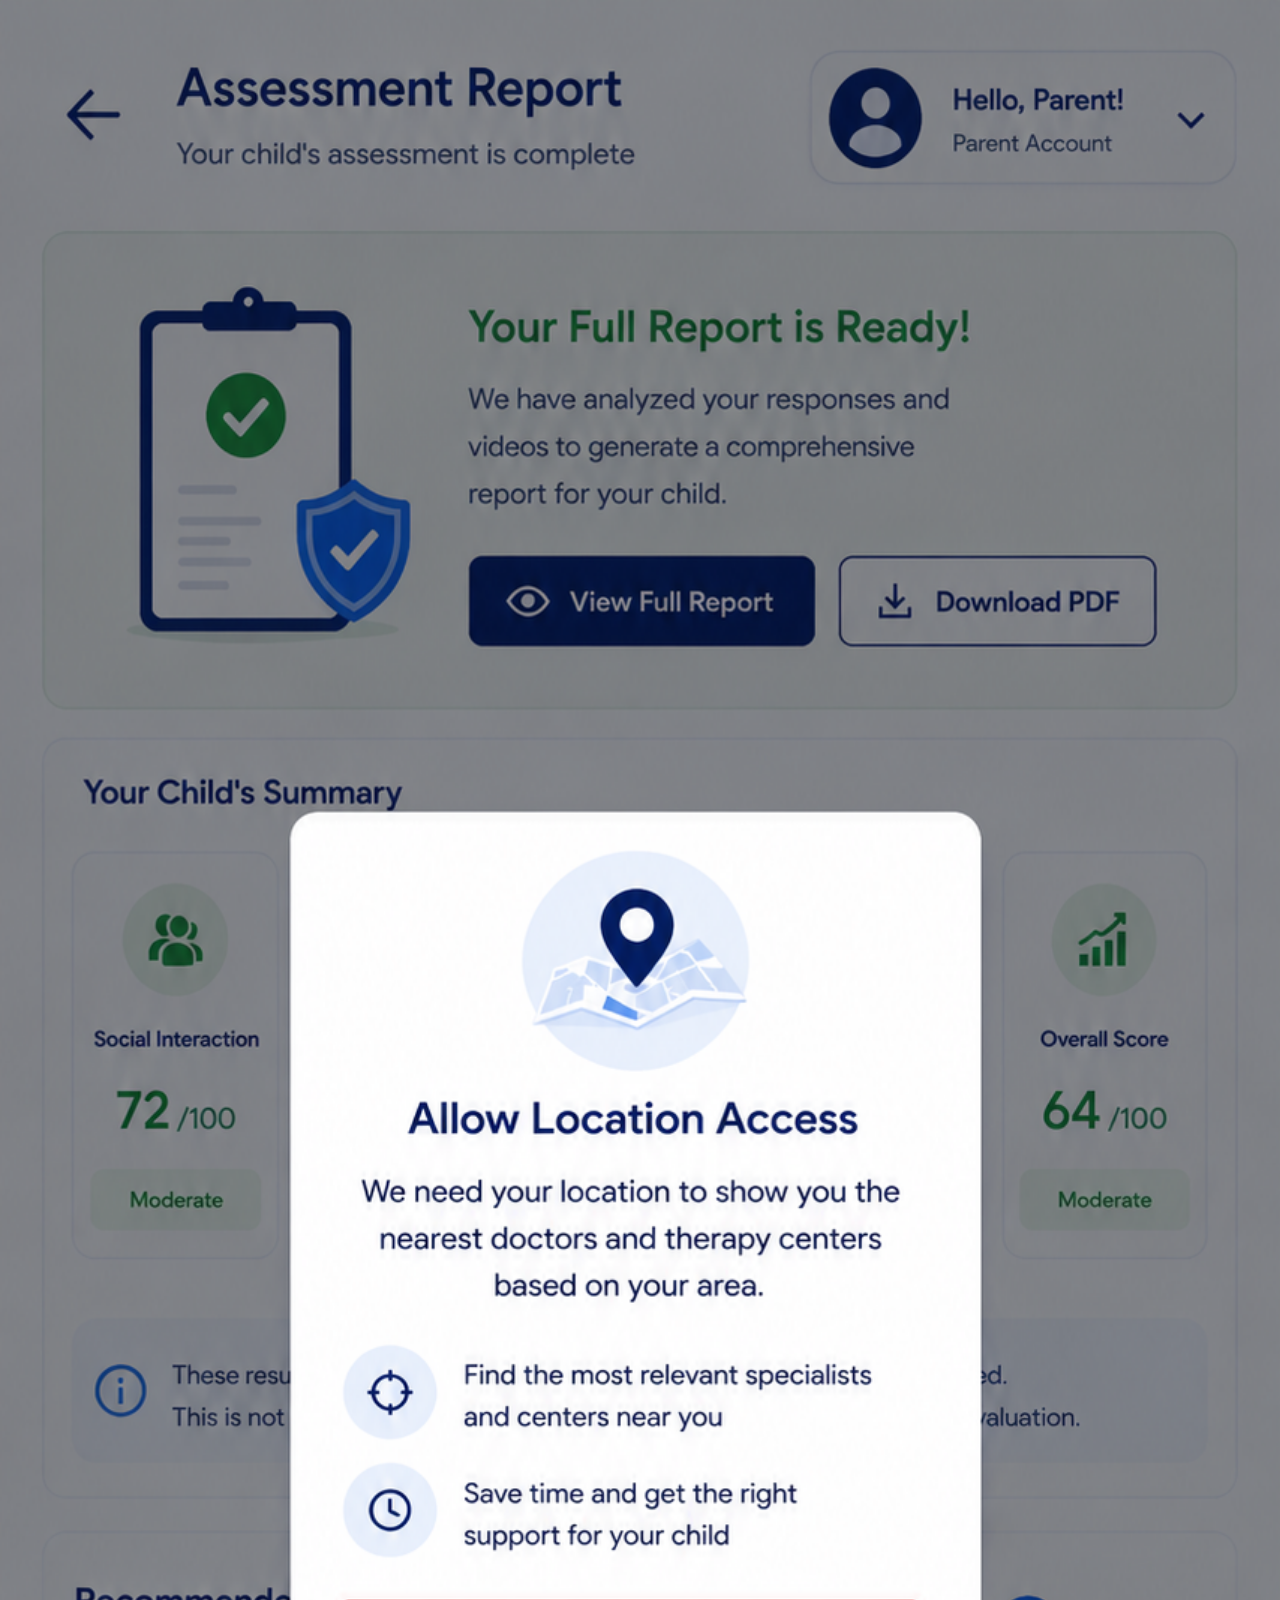
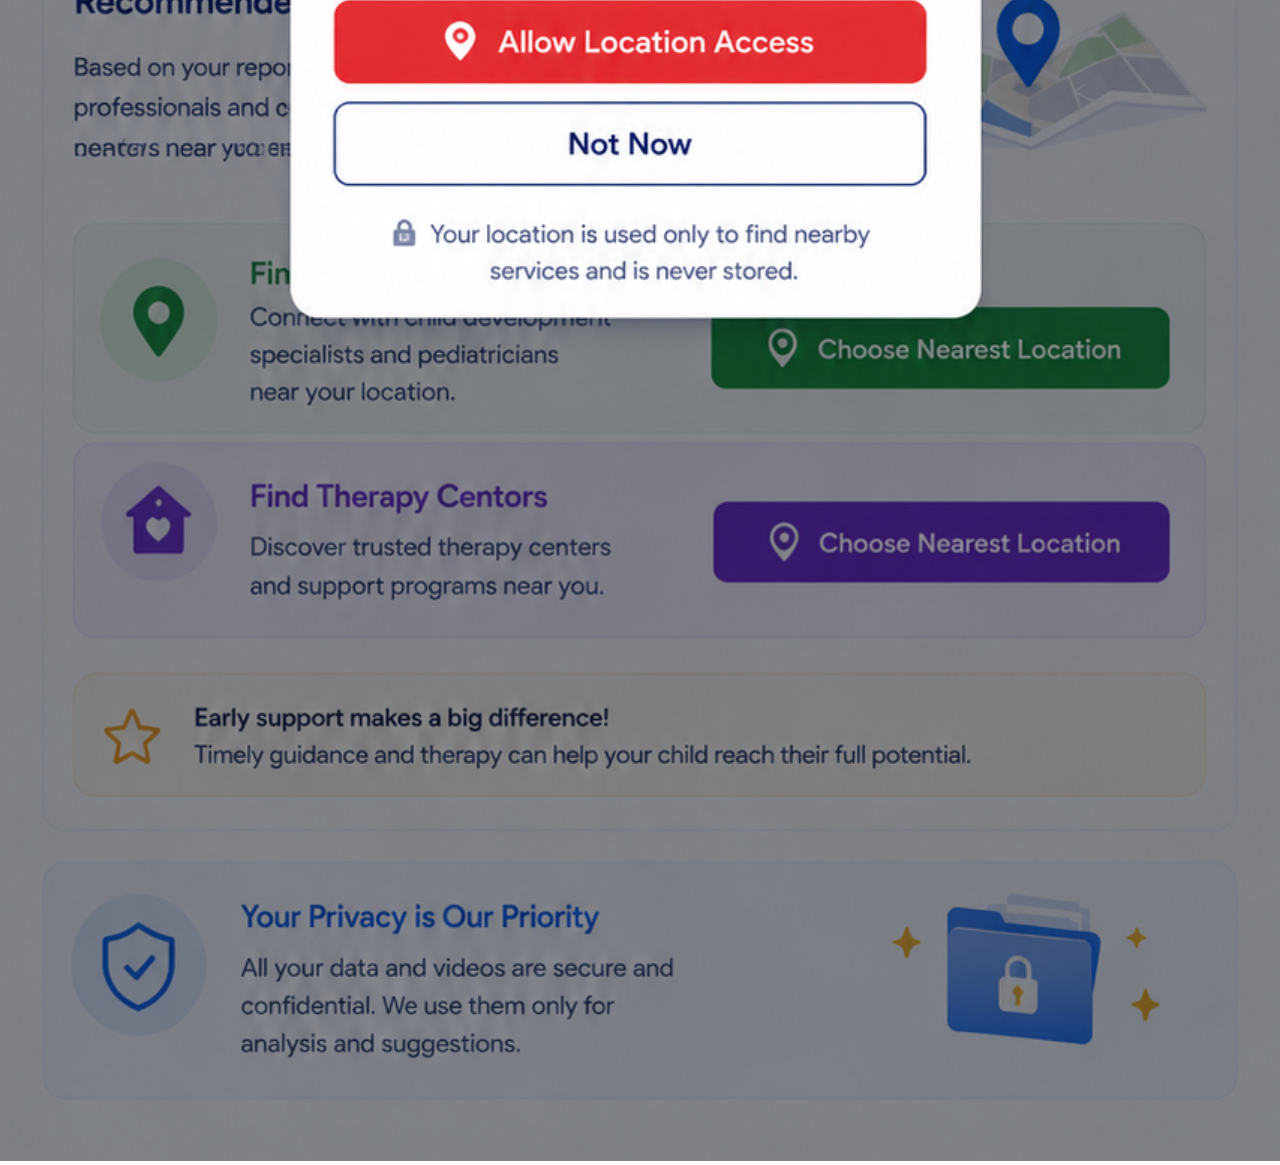
<file: location-allow.html>
<!DOCTYPE html>
<html lang="en">

<head>
    <meta charset="UTF-8">
    <meta name="viewport" content="width=device-width, initial-scale=1.0">
    <title>Document</title>
    <link rel="stylesheet" href="css/style.css">
    <link rel="stylesheet" href="https://cdn.jsdelivr.net/npm/bootstrap-icons@1.13.1/font/bootstrap-icons.min.css">
   <link rel="stylesheet" href="https://cdnjs.cloudflare.com/ajax/libs/font-awesome/6.5.0/css/all.min.css">

 <body>
    <a class="allowlocation" href="doctor-list.html">
        <img src="image/allow_location.png" alt="">
    </a>
 </body>

</html>
</file>
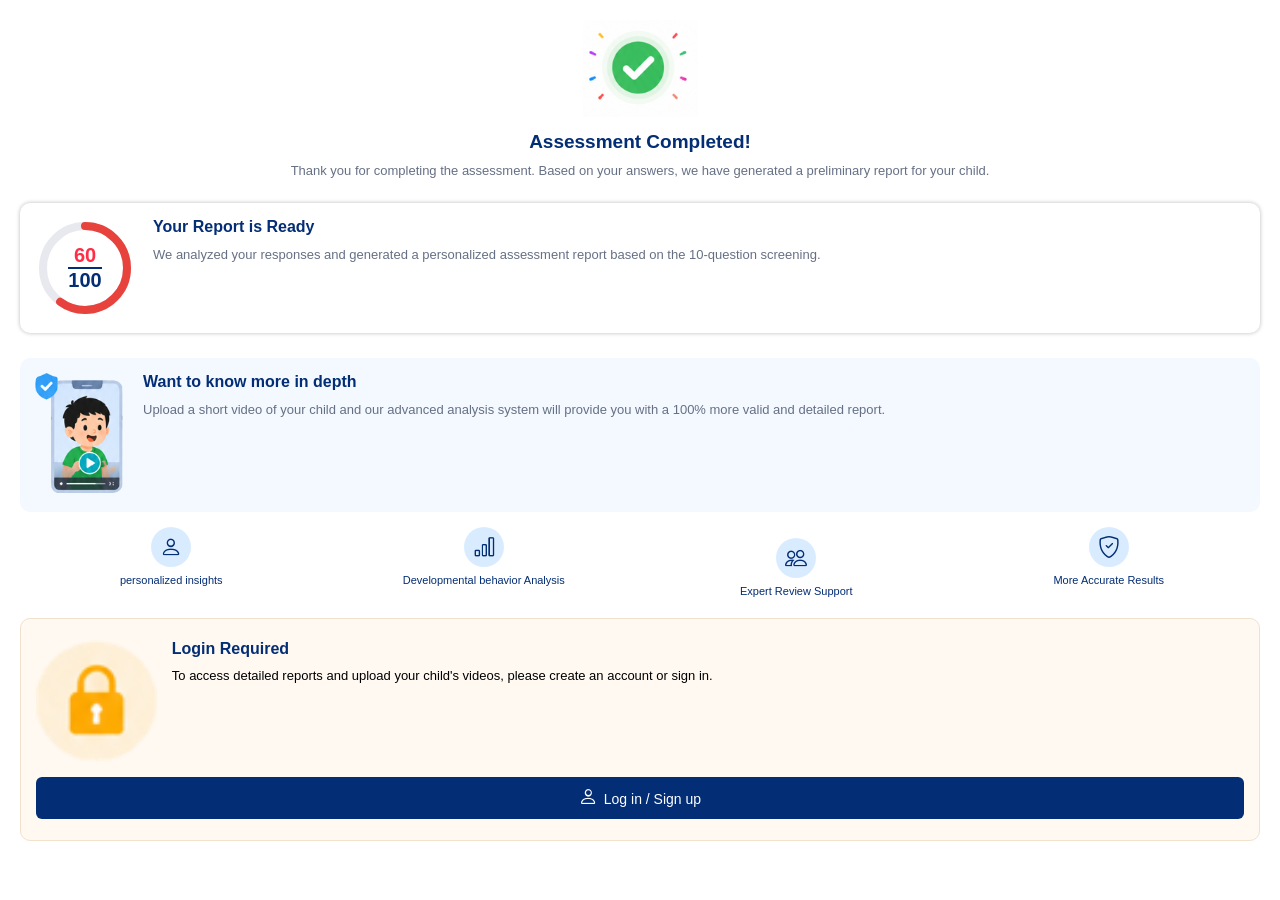
<file: normal-report.html>
<!DOCTYPE html>
<html lang="en">

<head>
    <meta charset="UTF-8">
    <meta name="viewport" content="width=device-width, initial-scale=1.0">
    <title>Document</title>
   
    <link rel="stylesheet" href="css/style.css">
    <link rel="stylesheet" href="https://cdn.jsdelivr.net/npm/bootstrap-icons@1.13.1/font/bootstrap-icons.min.css">

   <style>
  :root{
    --navy:#0b1f4d;
    --navy-light:#13306e;
    --green:#1aa15c;
    --green-bg:#e9f8ef;
    --green-border:#bfe9cf;
    --red:#e8423d;
    --red-bg:#fdecec;
    --red-border:#f6c9c7;
    --yellow:#f5a623;
    --yellow-bg:#fff5e3;
    --grey:#e7e9ee;
    --grey-text:#8b93a7;
    --ink:#1c2b4a;
    --card-bg:#ffffff;
    --page-bg:#f4f6fb;
    --lavender:#eef1fb;
    --radius-lg:20px;
    --radius-md:14px;
    --radius-sm:10px;
    font-size:16px;

    --primary:#032d74;
    --secondary:#ff2d46;
    --bg:#f8f8f8;
    --text:#0d2c63;
    --white:#ffffff;
    --gray: #667085;

  }
  .app{
    width:100%;
    max-width:430px;  
    min-height:100vh;
    margin: auto;
    
    position:relative;
    overflow:hidden;
    padding-bottom:40px;
  }
  .last-button{
    padding: 15px;
    margin-top: 10px;
  }

  /* ===== HEADER ===== */
  .app-header{
    display:flex;
    align-items:center;
    border-bottom: 1px solid #eceef2;
    justify-content:space-between;
    padding:22px 20px 16px;
    background:#fff;
  }
  .header-left{
    display:flex;
    align-items:center;
    gap:10px;
  }
  
  .header-titles h1{
    margin:0;
    font-size:14px;
    color:var(--navy);
    font-weight:800;
    letter-spacing:.2px;
  }
  .header-titles p{
    margin:2px 0 0;
    font-size:.82rem;
    color:var(--grey-text);
  }
  .header-right{
    display:flex;
    align-items:center;
    gap:8px;
    cursor:pointer;
  }
  .avatar{
    width:35px;height:35px;
    border-radius:50%;
    background:#ffe6c9;
    color: #f7911b;
    display:flex;align-items:center;justify-content:center;
    font-size:14px;
    flex:none;
  }
  .header-right .hello{
    font-size:12px;
    color:var(--navy);
    font-weight:600;
    white-space:nowrap;
  }
  .header-right .chev{
    color:var(--navy);
    font-size:.7rem;
  }

  /* ===== SCORE + SUPPORT ROW ===== */
  .top-row{
    display:flex;
    gap:14px;
    padding:18px 15px 0;
    align-items:stretch;
  }

  .score-card{
   /* flex: 1; */
    background: var(--card-bg);
    border-radius: 0;
    padding: 0;
    display: flex;
    align-items: center;
    gap: 10px;
  }

  .score-ring-wrap{
    position:relative;
    width:100px;height:100px;
    flex:none;
  }
  .score-ring-wrap svg{
    width:100%;height:100%;
    transform:rotate(-90deg);
  }
  .ring-bg{
    fill:none;
    stroke:var(--grey);
    stroke-width:8;
  }
  .ring-fg{
    fill:none;
    stroke:var(--red);
    stroke-width:8;
    stroke-linecap:round;
    transition:stroke-dasharray .5s ease, stroke .3s ease;
  }
  .score-ring-text{
    position:absolute;
    top:0;left:0;width:100%;height:100%;
    display:flex;flex-direction:column;align-items:center;justify-content:center;
  }
  .score-ring-text .num{
    font-size:1.25rem;
    font-weight:800;
    color:var(--navy);
    line-height:1;
  }
  .score-ring-text .denom{
    font-size: 18px;
    color: var(--primary);
    font-weight: 600;
  }

  .score-info{flex:1;}
  .score-info .label{
   font-size: 15px;
    color: var(--primary);
    font-weight: 400;
  }
  .score-info .value{
        font-size: 16px;
    font-weight: 600;
    color: var(--primary);
    margin: 0;
  }
  .score-info .breakdown{
    font-size:.78rem;
    font-weight:600;
  }
  .score-info .breakdown .ok{color:var(--green);}
  .score-info .breakdown .no{color:var(--red);}
  .score-info .breakdown .dot{color:var(--grey-text); margin:0 4px;}

  .support-card{
  flex: 1;
    background: #f4f6fc9e;
    border-radius: 10px;
    padding: 12px 8px;
    display: flex;
    justify-content: center;
    gap: 8px;
    cursor: pointer;
    transition: background .2s, transform .1s;
    align-items: center;
    box-shadow: 0 0 2px #ddd;
  }
  
  .support-card:active{transform:scale(.98);}
  .support-icon{
   width: 40px;
    height: 40px;
    border-radius: 50%;
    background: #ffffff;
    display: flex;
    align-items: center;
    justify-content: center;
    font-size: 18px;
    color: #1d3b97;
    border: 1px solid #ddd;
  }
  .support-card .need{
    font-size:.75rem;
    color:#5b6486;
    margin:0;
    width: auto;
    float: none;
    border: none;
    text-align: left;
  }
  .support-card .talk{
    font-size: 14px;
    font-weight: 600;
    color: var(--primary);
    margin: 0;
    display: flex;
    align-items: center;
    gap: 0;
  }

  /* ===== PROGRESS SECTION ===== */
  .progress-card{
   margin: 18px 16px 0;
    border-radius: 10px;
    padding: 20px 5px;
   box-shadow: 0 0 3px #d8d6d6e8;
  }
  .progress-head{
    display:flex;
    justify-content:space-between;
    align-items:center;
    margin-bottom:14px;
    padding: 0 12px;
  }
  .progress-head .ptitle{
   font-size: 15px;
    font-weight: 600;
    color: var(--navy);
  }
  .progress-head .pcount{
    font-size:.95rem;
    font-weight:800;
    color:var(--navy);
  }

  .progress-track{
    position:relative;
    height:4px;
    background:var(--grey);
    border-radius:4px;
    margin:0 14px 20px;
  }
  .progress-fill{
    position:absolute;
    top:0;left:0;
    height:100%;
    border-radius:4px;
    background:var(--navy);
    width:0%;
    transition:width .35s ease;
  }

  .step-row{
    display:flex;
    justify-content:space-between;
    gap:4px;
  }
  .step-dot{
   width: 27px;
    height: 27px;
    border-radius: 50%;
    background: var(--grey);
    color: var(--primary);
    display: flex;
    align-items: center;
    justify-content: center;
    font-size: 12px;
    font-weight: 600;
    cursor: pointer;
    border: none;
    flex: none;
    transition: background .25s, color .25s, transform .15s;
    position: relative;
  }
  

  .step-dot.current{
    background:var(--navy);
    color:#fff;
    box-shadow:0 0 0 4px rgba(11,31,77,.12);
  }
  .step-dot.correct{
    background:var(--green);
    color:#fff;
  }
  .step-dot.incorrect{
    background:var(--red);
    color:#fff;
  }
  .step-dot.skipped{
    background:var(--yellow);
    color:#fff;
  }

  /* ===== QUESTION CARD ===== */
  .question-card{
    margin: 18px 15px 0;
    background: 10px;
    border-radius: 10px;
    padding: 15px;
    box-shadow: 0 0 2px #ddd;
  }
  .q-meta{
    display:flex;
    justify-content:space-between;
    align-items:center;
    margin-bottom:14px;
  }
  .q-meta .qnum{
   color: var(--secondary);
    font-weight: 500;
    font-size: 13px;
  }
  .q-meta .qmarks{
    background:var(--lavender);
    color:var(--navy);
    font-weight:700;
    font-size:11px;
    padding:5px 14px;
    border-radius:20px;
  }
  .q-text{
    font-size:16px;
    font-weight:700;
    color:var(--navy);
    margin:0 0 20px;
    line-height:1.4;
  }

  .options-row{
    display:flex;
    gap:14px;
    margin-bottom:0px;
  }
  .opt-card{
    flex: 1;
    border-radius: 10px;
    border: 1.5px solid var(--grey);
    background: #fff;
    padding: 15px 15px;
    display: flex;
    flex-direction: column;
    align-items: center;
    gap: 8px;
    cursor: pointer;
    transition: all .2s ease;
    user-select: none;
  }
  
  
  .opt-icon{
    width:40px;height:40px;
    border-radius:50%;
    display:flex;align-items:center;justify-content:center;
    font-size:1.6rem;
    color:#fff;
    border:2px dashed transparent;
  }
  .opt-yes .opt-icon{background:#c9ecd6;}
  .opt-yes .opt-icon svg{stroke:var(--green);}
  .opt-no .opt-icon{background:#fbd2d0;}
  .opt-no .opt-icon svg{stroke:var(--red);}
  .opt-label{
    font-weight:800;
    font-size:1.05rem;
  }
  .opt-yes .opt-label{color:var(--green);}
  .opt-no .opt-label{color:var(--red);}

  .opt-card.opt-yes.selected{
    background:var(--green-bg);
    border-color:var(--green-border);
  }
  .opt-card.opt-no.selected{
    background:var(--red-bg);
    border-color:var(--red-border);
  }
  .opt-card.disabled-look{
    opacity:.45;
    cursor:not-allowed;
    transform:none !important;
  }
  .opt-card.locked{cursor:not-allowed;}

  .hint-box{
    background:var(--lavender);
    border-radius:var(--radius-sm);
    padding:14px 16px;
    font-size:.85rem;
    color:#3b4670;
    display:flex;
    align-items:flex-start;
    gap:10px;
    margin-bottom:4px;
  }
  .hint-box .bulb{flex:none; font-size:1rem;}

  /* ===== NAV BUTTONS ===== */
  .nav-row{
    display:flex;
    gap:10px;
    margin:18px 20px 0;
  }
  .nav-btn{
    flex:1;
    border-radius:6px;
    padding:10px 10px;
    font-weight:700;
    font-size:.92rem;
    display:flex;
    align-items:center;
    justify-content:center;
    gap:8px;
    cursor:pointer;
    border:1.5px solid transparent;
    transition:all .2s ease;
  }
  .nav-btn:disabled{
    opacity:.4;
    cursor:not-allowed;
  }
  .btn-prev{
    background:#fff;
    border-color:var(--primary);
    color:var(--primary);
  }
  
  
  .btn-skip{
    background:#fff;
    border-color:var(--yellow);
    color:var(--yellow);
  }
 
  .btn-next{
    background:var(--navy);
    border-color:var(--navy);
    color:#fff;
  }
  

  /* decorative bottom wave */
  .wave-wrap{
    position:relative;
    margin-top:30px;
    height:90px;
    overflow:hidden;
  }
  .wave-wrap svg{
    position:absolute;
    bottom:0;left:0;
    width:100%;
  }

  .value{
    font-size: 20px;
    color: var(--secondary);
    font-weight: 600;
    text-align: center;
  }
 
 .value label {
    font-size: 20px;
    display: block;
    border-top: 2px solid;
    color: var(--primary);
}

</style>
</head>

<body>
<div class="report">
    <div class="ass">
            <div class="tik-img"> <img src="image/success.png" alt=""> </div>
            <div class="com-one">
                <h2> Assessment Completed! </h2>

                <p> Thank you for completing the assessment.
                    Based on your answers, we have generated a preliminary report for your child. </p>
            </div>

    </div>

    <div class="cv">

        <div class="cv-ziro">

            <div class="cv-one">
               <div class="score-card">
      <div class="score-ring-wrap">
        <svg viewBox="0 0 100 100">
          <circle class="ring-bg" cx="50" cy="50" r="42"></circle>
          <circle class="ring-fg" id="ringFg" cx="50" cy="50" r="42" stroke-dasharray="158.3362697409256 263.893"></circle>
        </svg>
        <div class="score-ring-text">
        <p class="value"><span id="scoreVal">6</span><span>0</span> <label>100</label> </p>

        </div>
      </div>
    </div>
            </div>

            <div class="cv-two" style="padding-left:30px">

                <h2> Your Report is Ready</h2>

                <p> We analyzed your responses and generated a personalized assessment report based on the 10-question screening.</p>

                <!-- <a href="image/report.pdf" class="login-btn"> <i class="bi bi-file-earmark-pdf"></i> View Report</a> -->

                 

            </div>

        </div>

    </div>

     <div class="cv ">
        <div class="cv-ziro newcolor">
            <div class="cv-one"><img src="image/akk.png" alt=""></div>
            <div class="cv-two" >

                <h2>Want to know more in depth</h2>

                <p>Upload a short video of your child and our advanced analysis system will provide you with a 100%
                    more valid and detailed report.</p>

              

            </div>
            
        </div>
        

    </div>

      <div class="skell">

                    <div class="skell-one">
                        <div class="skell-two">
                            <i class="bi bi-person"></i>
                            <p>personalized insights</p>
                          
                        </div>
                    </div>

                    <div class="skell-one">
                        <div class="skell-two">
                            <i class="bi bi-bar-chart"></i>
                            <p>Developmental behavior Analysis </p>
                           

                        </div>
                    </div>

                    <div class="skell-one">
                        <div class="skell-two">
                            <i class="bi bi-people"></i>
                            <p> Expert Review Support</p>
                        </div>
                    </div>


                    <div class="skell-one">
                        <div class="skell-two">
                            <i class="bi bi-shield-check"></i>
                            <p>More Accurate Results</p>
                        </div>
                    </div>


                </div>
                
    <div class="log">

        <div class="logo-ziro">
            <div class="log-one">
                <div class="lock"> <img src="image/aks.png" alt=""> </div>
            </div>



            <div class="log-two">

                <div class="acc">

                    <h2> Login Required</h2>

                    <p> To access detailed reports and upload your child's videos, please create an account or sign in.
                    </p>

                </div>

            </div>

           

                    <a href="signup.html" class="btnblue login-btn">
                        <i class="bi bi-person"></i>
                        <span>Log in / Sign up</span>
                    </a>

               

            

        </div>
    </div>
</div>

 
</body>

</html>
</file>
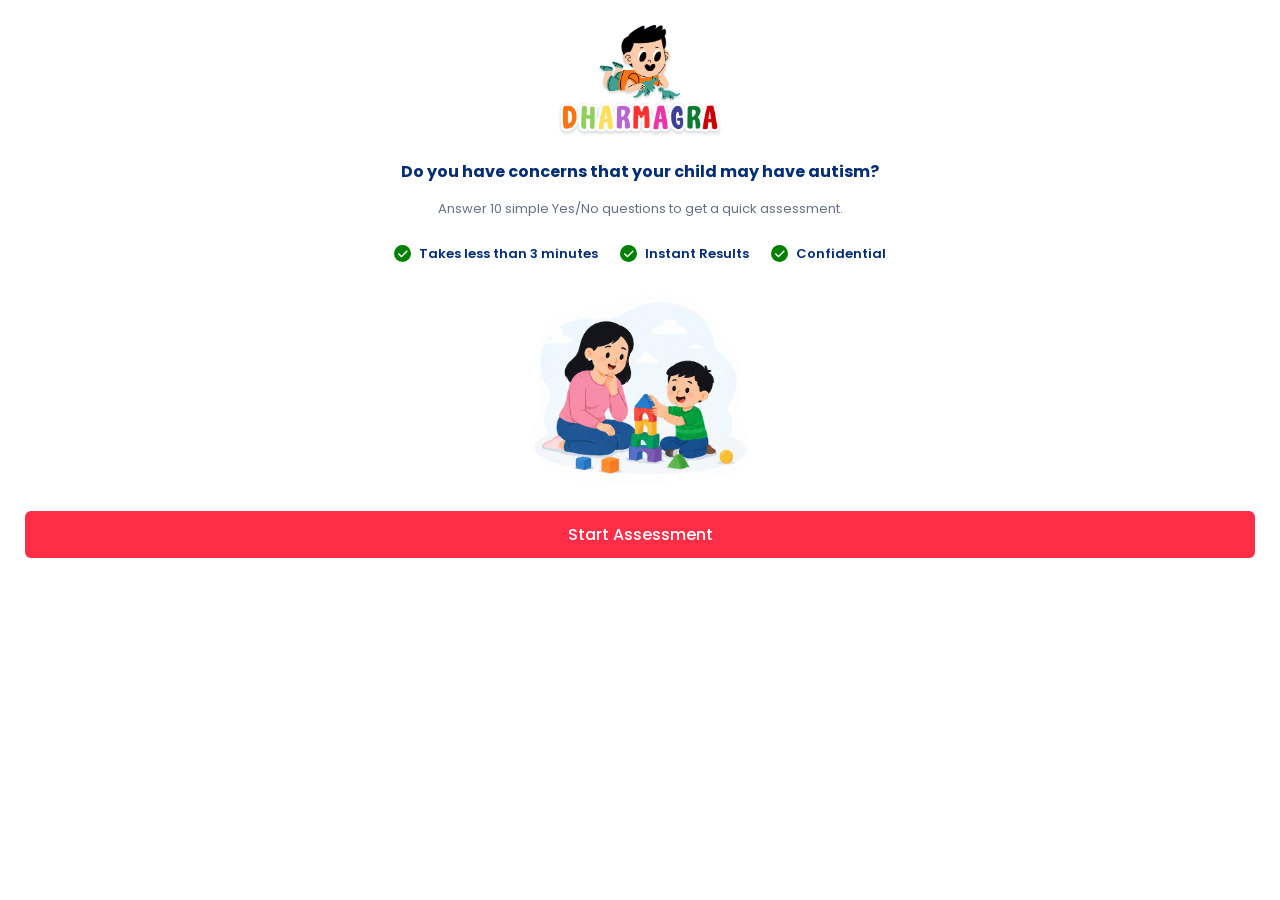
<file: starttest.html>
<!DOCTYPE html>
<html lang="en">
<head>
    <meta charset="UTF-8">
    <meta name="viewport" content="width=device-width, initial-scale=1.0">
    <title>Document</title>
    <link rel="stylesheet" href="css/style.css">
<link rel="preconnect" href="https://fonts.googleapis.com">
<link href="https://fonts.googleapis.com/css2?family=Poppins:wght@400;600;700;800&display=swap" rel="stylesheet">
<link rel="stylesheet"
href="https://cdnjs.cloudflare.com/ajax/libs/font-awesome/6.5.1/css/all.min.css">

</head>
<body>

    <div class="start-tests">
         <div class="login-logo">
        <img src="image/logo.png" alt="">
    </div>

        <h2 class="login-title">
            Do you have concerns that your child may have autism?
        </h2>
        <p class="login-subtitle">Answer 10 simple Yes/No questions to get a quick assessment.</p>
        <ul class="lists">
            <li> <i class="fa-solid fa-check"></i> Takes less than 3 minutes </li>
            <li> <i class="fa-solid fa-check"></i> Instant Results</li>
            <li> <i class="fa-solid fa-check"></i> Confidential</li>
        </ul>
        <div class="test-image">
                    <img src="image/starttest.png" alt="">
        </div>
        <a href="question-assignment.html" class="login-btn">Start Assessment</a>
    </div>
 <!-- <img src="image/bottom.png" class="bottom-shape" alt=""> -->
</body>
</html>
</file>
<file: css/style.css>
:root{
    --primary:#032d74;
    --secondary:#ff2d46;
    --bg:#f8f8f8;
    --text:#0d2c63;
    --white:#ffffff;
    --gray: #667085;
}

*{
    margin:0;
    padding:0;
    box-sizing:border-box;
    font-family:Poppins,sans-serif;
}



.splash-screen{
   width: 100%;
    max-width: 100%;
    height: 100dvh;
    margin: auto;
    position: relative;
    overflow: hidden;
    background: #fafafa;
    display: flex;
    flex-direction: column;
    align-items: center;
    text-align: center;
    padding: 0 24px;
    justify-content: center;
}

.top-shape{
    width:100%;
    position:absolute;
    top:0;
    left:0;
    height: 70px;
}

@keyframes scaleIn {
  0% {
    opacity:0;
  }
  100% {
     opacity:1;
  }
}

.splash-screen {
  animation: scaleIn 1s ease forwards;
}

.bottom-shape{
    width:100%;
    position:absolute;
    bottom:0;
    left:0;
    height: 90px;
    float: left;
}

.logo-section{
    margin-top:180px;
    z-index:2;
}

.logo-section img{
    width:240px;
    display:block;
}

.tagline{
    margin-top:6px;
    color:var(--text);
    font-size:12px;
    font-weight:600;
    z-index:2;
}

.small-line{
    width:60px;
    height:2px;
    background:var(--secondary);
    border-radius:20px;
    margin:5px auto;
    margin-bottom: 13px;
    z-index:2;
}

.happy-wrapper{
    display:flex;
    align-items:center;
    justify-content:center;
    gap:18px;
    margin-top:2px;
}

.heart{
    color:#ff2d46;
    font-size:22px;
    animation:pulse 1.5s infinite;
}

.happy-box{
    background:#ff2d46;
    color:#fff;
    padding:8px 28px;
    border-radius:40px;
    font-size:12px;
    font-weight:600;
    box-shadow:0 8px 20px rgba(255,45,70,.25);
    white-space: nowrap;
}


.heart{
    color:#ff2d46;
    font-size:18px;
}

.features{
    margin-top:40px;
    display:flex;
    justify-content:center;
    align-items:start;
    gap:21px;
    z-index:2;
}

.feature{
    text-align:center;
}

.icon{
  width: 55px;
    height: 55px;
    border-radius: 50%;
    background: var(--primary);
    color: white;
    display: flex;
    align-items: center;
    justify-content: center;
    font-size: 24px;
    margin: auto;
}
.text-red{
    color: var(--secondary) !important;
}

.red{
    background:var(--secondary);
}

.feature h4{
    margin-top:10px;
    color:var(--text);
    font-size:11px;
    font-weight:700;
}

.divider{
    width:2px;
    height:0px;
    margin-top: 9px;
    background:#032d74;
}

.hope-text{
    margin-top: 27px;
    color: var(--text);
    font-size: 12px;
    font-weight: 700;
    line-height: 1.3;

    z-index: 2;
}


.mobile-frame{
    width:390px;
    height:844px;
    background:#fff;
    border-radius:35px;
    position:relative;

    border:8px solid #111;
    box-shadow:0 25px 60px rgba(0,0,0,.15);

    overflow-y:auto;
    overflow-x:hidden;
}
.mobile-frame::-webkit-scrollbar{
    width:0;
}

.mobile-frame::before{
    content:'';
    position:absolute;
    top:12px;
    left:50%;
    transform:translateX(-50%);
    width:120px;
    height:28px;
    background:#111;
    border-radius:20px;
    z-index:100;
}

/* login screen  */
.login-screen{
    width: 100%;
    max-width: 100%;
    margin: auto;
    position: relative;
    overflow: hidden;
    background: #fafafa;
    display: flex;
    flex-direction: column;
    align-items: center;
    text-align: center;
    padding: 0 24px;
}



.login-logo{
    text-align:center;
    margin-top:40px;
}

.login-logo img{
    width: 160px;
    filter: drop-shadow(0px 2px 1px #ddd);
}

.login-tagline{
    margin-top: 6px;
    color: var(--text);
    font-size: 10px;
    font-weight: 600;
    z-index: 2;
}

.login-small-line{
    width: 60px;
    height: 2px;
    background: var(--secondary);
    border-radius: 20px;
    margin: 5px auto;
    margin-bottom: 13px;
    z-index: 2;
}

.login-happy-wrapper{
    display:flex;
    justify-content:center;
    align-items:center;
    gap:8px;
    margin-bottom:20px;
}

.login-heart{
    color:#ff2d46;
    font-size:18px;
}

.login-happy-pill{
    background: #ff2d46;
    color: #fff;
    padding: 8px 28px;
    border-radius: 40px;
    font-size: 11px;
    font-weight: 600;
    box-shadow: 0 8px 20px rgba(255, 45, 70, .25);
}

.login-title{
    color:#032d74;
    font-size:16px;
    text-align: center;
    font-weight:700;
    margin-top: 20px;
}

.login-subtitle{
    color:var(--gray);  
    font-size: 13px;
    text-align: center;
    margin-bottom:20px;
}

.login-input-group{
    height:50px;
    border:2px solid #d9dce4;
    border-radius:6px;
    display:flex;
    align-items:center;
    padding:0 18px;
    margin-bottom:12px;
    background:#fff;
}

.login-input-group input, .login-input-group select{
    flex:1;
    border:none;
    outline:none;
    font-size:13px;
    margin-left:12px;
    background-color: transparent;
}


.login-input-group i{
    color:#ff2d46;
    font-size:16px;
}

.forgot-password{
    display: block;
    text-align: right;
    color: #032d74;
    font-size: 13px;
    margin-top: -8px;
    text-decoration: none;
    margin-bottom: 15px
}

.login-btn{
   width: 100%;
    padding: 11px 15px;
    border: none;
    border-radius: 6px;
    background: #ff2d46;
    color: white;
    font-size: 16px;
    font-weight: 500;
    display: inline-block;
    text-decoration: none;
    text-align: center;
}

.or-divider{
    display:flex;
    align-items:center;
    margin:24px 0;
}

.or-divider::before,
.or-divider::after{
    content:'';
    flex:1;
    height:1px;
    background:#d9dce4;
}

.or-divider span{
    margin:0 15px;
    color:#8a8a8a;
}

.social-btn{
    width:100%;
    height:45px;
    background:#fff;
    border:1px solid #032d74;
    border-radius:6px;
    margin-bottom:16px;

    display:flex;
    align-items:center;
    justify-content:center;
    gap:8px;

    font-size:14px;
    font-weight:500;
    color:#032d74;
}
.login-content{
    float: left;
    width: 100%;
    margin-bottom: 50px;
}

.social-btn img,
.social-btn svg{
    width:22px;
    height:22px;
    flex-shrink:0;
}
.signup-text{
    text-align: center;
    margin-bottom: 85px;
    color: #444;
    font-size: 13px;
    margin-top: 20px;
}

.signup-text a{
    color:#ff2d46;
    text-decoration:none;
    font-weight:700;
}

.bottom-message{
    position:absolute;
    bottom:30px;
    width:100%;
    text-align:center;
    z-index:5;
}

.bottom-heart{
    color:#ff2d46;
    font-size:28px;
}

.bottom-message h3{
    color:white;
    margin-top:10px;
    font-size:28px;
    font-weight:700;
}

.bottom-message h3 span{
    color:#ff2d46;
}

.bottom-line{
    width:80px;
    height:4px;
    background:#ff2d46;
    margin:14px auto;
    border-radius:20px;
}



/* sign up screen */
.signup-title{
    text-align:center;
    color:#032d74;
    font-size:16px;
    font-weight:700;
}

.title-icon{
    color:#ff2d46;
}

.signup-subtitle{
    text-align:center;
    color: var(--gray);
    font-size: 10px;
    margin:2px 0 25px;
    line-height:1.5;
}

.signup-input{
    height:45px;
    border:1px solid #d9dce4;
    border-radius:6px;
    display:flex;
    align-items:center;
    padding:0 14px;
    background:#fff;
    margin-bottom:14px;
}

.signup-input input,
.signup-input select{
    flex:1;
    border:none;
    outline:none;
    background:none;
    font-size:11px;
}

.input-icon{
    width:30px;
    height:30px;
    border-radius:50%;
    display:flex;
    align-items:center;
    font-size: 14px;
    justify-content:center;
    margin-right:12px;
}

.child-icon{
    background:#fff0f0;
    color:#ff2d46;
}

.parent-icon{
    background:#eef5ff;
    color:#2563eb;
}

.age-icon{
    background:#eefdf0;
    color:#16a34a;
}

.gender-icon{
    background:#f6ecff;
    color:#9333ea;
}

.phone-icon{
    background:#fff7ed;
    color:#f97316;
}

.terms-box{
    display:flex;
    gap:10px;
    align-items:flex-start;
    margin:18px 0;
}

.terms-box input{
    width:16px;
    height:16px;
}

.terms-box span{
    color:#ff2d46;
}

.signup-btn{
    width:100%;
    height:45px;
    border:none;
    border-radius:6px;
    background:#ff2d46;
    color:#fff;
    font-size:16px;
    font-weight:500;

    display:flex;
    align-items:center;
    justify-content:center;
    gap:14px;
}

.arrow-circle{
    width:25px;
    height:25px;
    background:#fff;
    color:#ff2d46;
    border-radius:50%;
    display:flex;
    font-size: 15px;
    align-items:center;
    justify-content:center;
}

.signup-social-row{
    display:flex;
    gap:12px;
}

.signup-social-btn{
    height: 45px;
    border: 1px solid #d9dce4;
    border-radius: 6px;
    background: #fff;
    color: #032d74;
    width: 100%;
    display: flex;
    font-size: 14px;
    gap: 10px;
    font-weight: 500;
    align-items: center;
    justify-content: center;
    box-shadow: 0 0 1px #ddd;
}

.signup-footer-text{
    text-align:center;
    margin-top:20px;
    font-size: 10px;
    margin-bottom: 80px;
}

.signup-footer-text a{
    color:#ff2d46;
    text-decoration:none;
    font-weight:700;
}
label{
    font-size: 11px;
}


/* question section */
.option-card{
border:2px solid #ddd;
border-radius:20px;
padding:40px 20px;
cursor:pointer;
transition:.3s;
}

.option-card.selected.yes-card{
border-color:#22c55e;
background:#f0fff4;
}

.option-card.selected.no-card{
border-color:#ff2d46;
background:#fff4f4;
}
.active{
background:#032d74;
color:#fff;
}
.completed{
background:#22c55e;
color:#fff;
}
.wrong{
background:#ff2d46;
color:#fff;
}


/* header content */
.header{
    width: 100%;
    max-width: 700px;
    height: 70px;
    background: #fff;
    border-bottom: 1px solid #e5e5e5;
    display: flex;
    align-items: center;
    justify-content: space-between;
    padding: 0 15px;
}

.left{
    display: flex;
    align-items: center;
    gap: 12px;
}

.back{
    font-size: 24px;
    color: #1d3b8b;
    cursor: pointer;
}

.title{
    font-size: 22px;
    font-weight: 700;
    color: #1d3b8b;
}

.subtitle{
    font-size: 13px;
    color: #9aa3b2;
    margin-top: 3px;
}

.right{
    display: flex;
    align-items: center;
    gap: 10px;
    border: 1px solid #e6e6e6;
    padding: 8px 12px;
    border-radius: 10px;
}

.avatar{
    width: 38px;
    height: 38px;
    border-radius: 50%;
    background: #1d3b8b;
    display: flex;
    align-items: center;
    justify-content: center;
    color: white;
    font-size: 20px;
}

.user-info h4{
    font-size: 14px;
    color: #1d3b8b;
}

.user-info p{
    font-size: 11px;
    color: #8b93a6;
}

.arrow{
    color: #1d3b8b;
}

.start-tests{
    max-width: 100%;
    width: 100%;
    padding: 25px;
}

.test-image {
    width: 100%;
    margin: auto;
    float: left;
    margin-bottom: 20px;
    text-align: center;
}

.start-tests .login-subtitle {
    margin-top: 15px;
}
.start-tests .login-logo{
    margin-top: 0px;
}
.start-tests img {
    max-width: 220px;
    margin: auto;
}
.lists{
    padding: 0;
    list-style: none;
    margin-bottom: 25px;
    text-align: center;
}
ul.lists li {
    line-height: 30px;
    color: #032d74;
    max-width: 230px;
    margin: auto;
    font-size: 13px;
    font-weight: 600;
    display: inline-block;
    margin: 0 9px;
    text-align: center;
}
ul.lists i {
    width: 17px;
    height: 17px;
    background: green;
    border-radius: 50%;
    text-align: center;
    color: white;
    font-size: 11px;
    line-height: 18px;
    margin-right: 5px;
}

.start-tests .login-btn{
    margin-bottom: 100px;
}

.report{
    width: 100%;
    float: left;
    padding: 20px;
}


.ass {
    width: 100%;
    float: left;
    display: flex;
    justify-content: center;
    align-items: center;
    flex-direction: column;
    text-align: center;
}

.tik-img {
    width: 115px;
    float: left;
}

.tik-img img {
    width: 100%;
}

.com {
    width: 70%;
    float: left;


}

.com-one {
    width: 100%;
    float: left;
}

.com-one h2 {
    color: var(--primary);
    margin-top: 10px;
    font-size: 19px;
}

.com-one p {
    color: var(--gray);
    font-size: 14px;
    margin-top: 10px;
    font-size: 13px;


}

.cv {
    width: 100%;
    float: left;
    padding: 0;
    margin-top: 25px;
    margin-bottom: 0px;
}

.cv-ziro {
    width: 100%;
    float: left;
    border-radius: 10px;
    box-shadow: 0 0 4px #bdbbbb;
    padding: 15px;
}

.cv-one {
    width: 88px;
    float: left;

}

.cv-one img {
    border-radius: 10px;
    width: 100%;


}

.cv-two {
    width: calc(100% - 88px);
    float: right;
    padding-left: 20px;
}
.report .login-btn {
    width: auto;
    padding: 10px 20px;
    font-size: 14px;
}

.cv-two h2 {
    color: var(--primary);
    margin-top: 0;
    font-size: 16px;
    margin-bottom: 0;
}

.cv-two p {
    color: var(--gray);
    font-size: 13px;
    margin-top: 11px;
    margin-bottom: 13px;

}

.boy {
    width: 100%;
    padding: 15px;
    float: left;

}

.boy-ziro {
    width: 100%;
    float: left;
    background-color: #f2f8fe;
    padding: 15px 0px;
    border-radius: 10px;
}

.boy {
    width: 100%;
    float: left;
}

.boy-one {
    width: 30%;
    float: left;
}

.boy-two {
    width: 70%;
    padding: 0 6px;
    float: left;
}

.boy-img {
    width: 100%;
    float: left;
}

.boy-img img {
    width: 100%;
    float: left;
}

.boy-three {
    width: 100%;
    float: left;
}

.boy-three h2 {
    color: #032d74;
    font-size: 20px;
    margin-top: 10px;
    margin-bottom: 5px;
}

.boy-three p {
    font-size: 13px;
    color: #4b75c2;
}

.skell {
    width: 100%;
    float: left;
    display: flex;
    gap: 10px;
    margin-top: 15px;
}

.skell-one {
    width: 25%;
    float: left;


}

.skell-two {
    width: 100%;
    float: left;
    text-align: center;
}

.skell-two p {
    font-size: 11px;
    color: var(--primary);
    margin-top: 0;
}

.report .login-btn.btnblue i {
    font-size: 19px;
    margin-right: 2px;
}
.skell-two i {
    background-color: #d9ecff;
    padding: 0;
    border-radius: 50%;
    font-size: 22px;
    color: #032d74;
    margin-bottom: 7px;
    display: inline-block;
    width: 40px;
    height: 40px;
    line-height: 42px;
    text-align: center;
}
.log {
    width: 100%;
    float: left;
    margin-top: 15px;
}
.logo-ziro {
  width: 100%;
    background-color: #fff9f2;
    float: left;
    padding: 21px 15px;
    border-radius: 10px;
    border: 1px solid #f1e0cc;
    margin-top: 6px;
}

.log-one {
    width: 10%;
    float: left;
}
.lock {
    width: 100%;
    float: left;
}
.lock img {
    width: 100%;
    float: left;
}
.log-two {
    width: 88%;
    float: left;
}
.acc {
    width: 100%;
    float: left;
    padding-left: 15px;
}
.acc h2 {
    color: var(--primary);
    font-size: 16px;
}
.acc p {
    font-size: 13px;
    margin-top: 10px;
}

.log-three {
    width: 45%;
    float: left;
}
.sign {
    width: 100%;
    float: left;
}
.btn {
    width: 100%;
    float: right;
    background-color: #032d74;
    color: #ffffff;
    padding: 10px;
    border-radius: 30px;
    border: none;
    text-align: center;
    margin-top: 12px;

}

.sign span {
    margin-right: px;
    margin-left: px;
}
.note{
    width: 100%;
    float: left;
    padding: 15px;

}
.note-ziro{
    width: 100%;
    float: left;
    background-color: #fef6f7;
}
.note-one{
    width: 10%;
    float: left;
}
.note-img{
    width: 100%;
    float: left;
}
.note-img img{
    width: 100%;
}
.note-two{
    width: 100%;
    float: left;
}
.newcolor{
    background-color: #f3f9ff;
    box-shadow: none !important;
}
.report .login-btn.btnblue{
    background-color: var(--primary);
    width: 100%;
    margin-top: 14px;
    padding-left: 30px;
    padding-right: 30px;
    white-space: nowrap;
}


.left{display:flex;gap:14px;align-items:flex-start}
.back{font-size:28px;font-weight:bold}
h1{font-size:30px;margin-bottom:4px}
.sub{font-size:13px;color:#667085}
.profile{display:flex;gap:8px;align-items:center;background:#fff;padding:10px 12px;border-radius:14px;border:1px solid #e7ecf5}
.card {
    background: #005cfb0a;
    border: 1px solid #e7ecf5;
    border-radius: 10px;
    padding: 15px;
    margin-bottom: 16px;
}
.intro{display:flex;gap:14px;align-items:center; margin-top: 15px;}
.intro h2 {
    font-size: 16px;
    margin-bottom: 5px;
    color: var(--primary);
}
.intro p {
    font-size: 13px;
    line-height: normal;
    color: var(--gray);
    margin-top: 7px;
}
.title{font-size:18px;font-weight:700;margin:18px 0}
.videoRow{ overflow: hidden; display:flex;gap:10px;background:#fff;border:1px solid #e7ecf5;border-radius:18px;padding:10px;margin-bottom:12px}
.thumb{overflow: hidden; min-width:120px; width:120px; height:90px;border-radius:12px;background:#dfe8f8}
.info{flex:1}
.badge{
    display: inline-block;
    color: #fff;
    padding: 5px 9px;
    border-radius: 4px;
    font-size: 12px;
    font-weight: 700;
}
.green{background:#22c55e}.purple{background:#9333ea}.orange{background:#f97316}.blue{background:#2563eb}
.info h3 {
    margin-left: 0;
    font-size: 15px;
    width: calc(100% - 35px);
    float: right;
    white-space: nowrap;
    text-overflow: ellipsis;
    overflow: hidden;
    color: var(--primary);
    margin-top: 2px;
}
.info p {
    font-size: 13px;
    margin-top: 10px;
    color: var(--gray);
    padding-left: 35px;
    margin-top: 2px;
    line-height: 17px;
}
span.badge.green + h3 {
    color: #22c55e;
}

span.badge.purple + h3 {
    color: #9333ea;
}
span.badge.orange + h3 {
    color: #f97316;
}
span.badge.blue + h3 {
    color: #2563eb;
}
.uploadvideo{
    width: 100%;
    float: left;
    padding: 0 15px;
}
.upload{text-align:center}
.upload h2
    {font-size:19px;
    color: var(--primary);

}
.upload p{font-size:13px;color:var(--gray); margin-top: 5px;}
.drop {
    margin-top: 18px;
    border: 2px dashed #c8d7f3;
    border-radius: 7px;
    padding: 25px;
}
.drop h3 {
    font-size: 16px;
    color: var(--primary);
    font-weight: 600;
    display: block !important;
}
.uploadvideo input{display:none}
.label{cursor:pointer;display:block}
.slots{display:grid;grid-template-columns:repeat(2,1fr);gap:10px;margin-top:14px}
.slot{border:1px dashed #c8d7f3;border-radius:12px;padding:16px;min-height:70px;font-size:13px}
.preview{margin-top:15px;display:grid;grid-template-columns:repeat(2,1fr);gap:10px}
.preview video{width:100%;border-radius:12px}
.safe{background:#edf9f1;border:1px solid #d4f0dc;border-radius:16px;padding:14px;font-size:13px}
.btn{margin-top:16px;width:100%;height:58px;background:#032d60;color:#fff;border:none;border-radius:16px;font-size:18px;font-weight:700}
#preview{
    display:grid;
    grid-template-columns:repeat(2,1fr);
    gap:12px;
    margin-top:20px;
}

.video-card-preview{
    background:#fff;
    border-radius:12px;
    padding:8px;
    border:1px solid #e5e7eb;
}

.video-card-preview video{
    width:100%;
    height:140px;
    object-fit:cover;
    border-radius:10px;
}

.video-card-preview p{
    text-align:center;
    margin-top:6px;
    font-size:13px;
    color:#032d60;
    font-weight:600;
}

.videoRow video{
    width: 100%;
    height: 100%;
    object-fit: cover;
}
.privacy-box{
    display:flex;
    align-items:center;
    gap:15px;
    padding:15px 20px;
    background:#F1FAF4;
    border:1px solid #D7F0DD;
    border-radius:10px;
    width:100%;
}

.privacy-icon{
    display:flex;
    align-items:center;
    justify-content:center;
    min-width:48px;
}

.privacy-content h4{
    font-size:16px;
    font-weight:700;
    color: var(--primary);
    margin-bottom:4px;
}

.privacy-content p{
    font-size: 15px;
    color: var(--gray);
    line-height: 17px;
    margin-top: 10px;
}
.uploadvideo .login-btn {
    margin: 25px 0;
}
.iconvideo {
    min-width: 50px;
    height: 50px;
    border-radius: 50%;
    background: #005cfb;
    display: flex;
    align-items: center;
    justify-content: center;
    font-size: 22px;
    color: white;
}

.app-header{
    display:flex;
    align-items:center;
    justify-content:space-between;
    padding:11px 15px;
    border-bottom:1px solid #edf2f7;
}
.header-left{
    display:flex;
    align-items:center;
    gap:8px;
}

.back-btn{
    width:27px;
    height:30px;
    border:none;
    background:transparent;
    cursor:pointer;
    color:var(--primary);
    display:flex;
    align-items:center;
    justify-content:center;
}

.title-area h1{
    font-size:17px;
    font-weight:600;
    color:var(--primary);
    margin-bottom:0px;
}
.profile-card{
    display:flex;
    align-items:center;
    gap:14px;
}

.profile-icon{
    width:40px;
    height:40px;
    border-radius:50%;
    background:#032d60;
    display:flex;
    align-items:center;
    justify-content:center;
    overflow: hidden;
    opacity: 0;
}
.profile-icon img{
width: 100%;
height: 100%;
}

.profile-info h4{
    font-size:13px;
    font-weight:600;
    color:var(--primary);
    margin-bottom:0px;
}

.profile-info span{
    font-size:14px;
    color:#667085;
}
.rec-title h2 { font-size: 16px; font-weight: 600; color: var(--primary); }
.rec-title p {
    font-size: 13px;
    color: var(--gray);
    margin-top: 2px;
}
.map-wrap {
    margin: 14px 14px 0;
    border-radius: 10px;
    overflow: hidden;
    background: #fff;
    border: 1px solid #ddd;
    box-shadow: 0 0 1px #ddd;
}
 .ctrl-btn {
    display: flex; align-items: center; gap: 5px;
    padding: 7px 11px;
    border: 1.5px solid #dde3ef;
    border-radius: 5px;
    background: #fff;
    font-size: 11.5px; font-weight: 500; color: var(--primary);
    white-space: nowrap;
  }
   .tab.active {
    background: var(--primary); color: #fff;
    box-shadow: 0 2px 10px rgba(26,45,90,0.28);
  }
  .avatar-circle img{
    width: 100%;
    height: 100%;
    object-fit: cover;
    object-position: top;
  }
  .avatar-circle{
    overflow: hidden;
  }
  .doc-name {
    font-size: 16px;
    font-weight: 600;
    color: var(--primary);
}
 .loc-row {
    display: flex; align-items: center; gap: 4px;
    font-size: 11px; color: var(--primary);
  }
  .loc-row i { font-size: 10px; color: var(--primary); }

.book-row .login-btn{
    width: auto;
    padding: 8px 11px;
    font-size: 12px;
}
.therapy-header h2 {
        font-size: 16px;
    font-weight: 600;
    color: var(--primary);
}
.th-name{
    font-size: 16px;
    font-weight: 600;
    color: var(--primary);
}
 .view-all {
    display: flex; align-items: center; gap: 4px;
    font-size: 13px; font-weight: 500; color: var(--primary);
    cursor: pointer; text-decoration: none;
  }
  .therapy-card{
    background: #fff;
    border-radius: 10px;
    padding: 13px 13px 11px;
    margin-bottom: 10px;
    display: flex;
    gap: 12px;
    align-items: flex-start;
    border: 1px solid #ddd;
  }



  
.hello {
    width: 100%;
    float: left;
    padding: 15px 8px;
    display: flex;
    justify-content: space-between;
    padding-bottom: 10px;
}

.hello-one {
    width: 60%;
    float: left;

}

.hello-two {
    width: 100%;
    float: left;
}

.arrow {
    width: 15%;
    float: left;
    /* background-color: #8a8a8a; */
}

.arrow i {
    color: #032d74;
    font-size: 31px;
    margin-top: 13px;
    display: inline-block;
}

.arrow-two {
    width: 85%;
    float: left;
    /* background-color: rebeccapurple; */
    padding-left: 2px;
}


.arrow-two h3 {
    font-size: 19px;
    color: #032d74;
    margin-bottom: 5px;
    margin-top: 11px;
}

.hello1-one {
    width: 40%;
    float: right;
}

.arrow-two p {
    font-size: 11px;
    color: #4b75c2;
}

.par {
    width: 100%;
    float: left;
    border: 1px solid rgb(230, 230, 230);
    padding: 10px 0;
    border-radius: 20px;
    display: flex;
    align-items: center;
}

.par-one {
    width: 20%;
    float: left;
    padding-left: 6px;
    display: flex;
    align-items: center;
    justify-content: space-around;
}

.par-one i {
    padding: 7px;
    background-color: #032d74;
    color: #e3e6ea;
    /* margin-top: 0px; */
    display: inline-block;
    font-size: 20px;
    border-radius: 33px;
}
.par-two {
    width: 65%;
    float: left;
    /* background-color: red; */
    text-align: center;
    padding-left: 14px;
    text-align: left;
}

.par-three {
    display: flex;
    width: 15%;
    float: left;
    align-items: center;
    justify-content: space-around;
}

.par-three i {
    display: inline-block;
    color: #043ea2;
    font-size: 15px;
}

.par-two span {
    font-size: 10px;
    color: #032d74;
    font-weight: 400;
}

.par-two p {
    color: #032d74;
    font-size: 13px;
    font-weight: 600;
}

.mob {
    width: 100%;
    float: left;
}

.mob-ziro {
    width: 100%;
    float: left;
    border-radius: 10px;
    background-color: #f5faf6;
    border: 1px solid #1cd81c30;
    margin-top: 15px;
    margin-bottom: 15px;
}

.mob-one {
    width: 90px;
    float: left;
}

.mob-two {
    width: calc(100% - 90px);
    float: left;
}

.mob-img {
    width: 100%;
    float: left;
}

.mob-img img {
    width: 100%;
    border-radius: 10px;
    height: 105px;

}

.ful {
    width: 100%;
    float: left;
    padding: 15px;

}
.ful h3 {
    color: #068d06;
    font-size: 16px;
    font-weight: 600;
}
.ful p {
        font-size: 13px;
    margin-top: 10px;
    color: var(--gray);
}
.dow {
    width: 100%;
    margin-top: 0;
    float: left;
    font-weight: 600;
    display: flex;
    gap: 10px;
    padding: 10px;
}


.fimal-report-poage .login-btn {
    padding: 8px 14px;
    font-size: 13px;
    display: flex;
    justify-content: center;
    gap: 6px;
    white-space: nowrap;
}
.login-btn.blue{
    background-color: var(--primary);
}
span.view {
    color: #FFFFFF;
}
.child {
    float: left;
    width: 100%;
}
.sum {
    width: 100%;
    float: left;
    padding: 10px;
    border: 1px solid #80808033;
    border-radius: 10px;
}


.sum-one {
    width: 100%;
    float: left;
    padding: 10px;
    color: #032d74;
}

.inter {
   width: 100%;
    float: left;
    display: flex;
    align-items: center;
    gap: 10px;
    overflow-x: auto;
    padding-bottom: 10px;
}

.inter-one {
    width: 23%;
    float: left;
    padding: 3px;
    height: 160px;
    border: 1px solid #80808033;
    border-radius: 8px;
}
.inter-one-icon {
    display: flex;
    align-items: center;
    justify-content: space-around;
    
    margin-bottom: 5px;
}
.bi-people {
    color: rgb(20 149 62);
    font-size: 30px;
    padding: 6px;
    background-color: #efffef;
    border-radius: 49px;
    margin-top: 11px;
    display: inline-block;
    margin-bottom: 8px;
}
.inter-one p {
    font-size: 7px;
    font-weight: 600;
    color: #032d74;
    text-align: center;
}
.inter-one-span {
    display: flex;
    align-items: center;
    padding-top: 12px;
    gap: 2px;
    padding-left: 10px;
    padding-right: 5px;
}
.inter-one-span span {
    color: green;
    font-weight: 600;
    font-size: 18px;
}
.inter-one-span sub {
    padding-top: 6px;
    font-size: 14px;
    color: green;
}

.bi-people {
    color: rgb(153, 255, 0);
    font-size: 30px;
    padding: 6px;
    background-color: #efffef;
    border-radius: 49px;
    margin-top: 11px;
    display: inline-block;
    margin-bottom: 8px;
}

.inter-two p {
    font-size: 9px;
    color: #032d74;
    margin-bottom: 9px;
}

.inter-two span {
    color: rgb(111, 184, 1);

}

.inter-two sub {
    color: rgb(111, 182, 4);

}

#mor {
    color: rgb(118, 194, 3);
    font-weight: 600;
    display: inline-block;
    background-color: rgb(219 255 219 / 59%);
    font-size: 12px;
    border-radius: 4px;
    padding: 6px;
    margin-top: 11px;
    margin-left: 2px;
}





.cot {
    width: 100%;
    float: left;
    border: 1px solid rgb(245, 242, 242);
    text-align: center;
    border-radius: 10px
}

.bi-chat-dots {
    color: rgb(132, 9, 254);
    font-size: 30px;
    padding: 6px;
    background-color: rgb(225, 195, 255);
    border-radius: 49px;
    margin-top: 11px;
    display: inline-block;
    margin-bottom: 8px;
}

.cot p {
    font-size: 10px;
    color: #032d74;
    margin-bottom: 9px;
}

.cot span {
    color: rgb(123, 0, 255);


}

.cot sub {
    color: rgb(152, 50, 255);


}
.sum-one h3 {
    font-size: 16px;
    padding-bottom: 8px;
    font-weight: 600;
}
#rat {
    margin-left: 3px;
    font-weight: 600;
    display: inline-block;
    background-color: rgb(241, 222, 255);
    font-size: 12px;
    color: rgb(140 77 203);
    border-radius: 4px;
    padding: 6px;
    margin-top: 11px;
}
.inter4-img {
    width: 45px;
    height: 45px;
    border-radius: 50%;
    background: #a9cefe45;
    display: flex;
    align-items: center;
    justify-content: space-around;
    margin-top: 11px;
    margin-bottom: 10px;
}
.inter4-img img {
    padding: 2px;
    border-radius: 50%;
    width: 35px;
    mix-blend-mode: darken;
}

.inter5-img {
    width: 45px;
    height: 45px;
    border-radius: 50%;
    background: #14953e33;
    display: flex;
    align-items: center;
    justify-content: space-around;
    margin-top: 11px;
    margin-bottom: 10px;
}
.inter5-img img {
    padding: 2px;
    border-radius: 50%;
    width: 35px;
    mix-blend-mode: darken;
}







.need {
    width: 100%;
    float: left;
    border: 1px solid rgb(245, 242, 242);
    text-align: center;
    border-radius: 10px
}

.bi-puzzle-fill {
    color: #ff890e;
    font-size: 30px;
    padding: 6px;
    background-color: #ffead8;
    border-radius: 49px;
    margin-top: 11px;
    display: inline-block;
    margin-bottom: 8px;
}

.need p {
    font-size: 10px;
    color: #032d74;
    margin-bottom: 9px;
}

.need span {
    color: #ff890e;



}

.cot sub {
    color: rgb(152, 50, 255);


}

#ten {
    font-weight: 500;
    margin-top: 11px;
    display: inline-block;
    background-color: #ffead8;
    margin-bottom: 10px;
    font-size: 12px;
    color: #ff890e;
    border-radius: 4px;
    padding: 6px;
}







.att {
    width: 100%;
    float: left;
    border: 1px solid rgb(245, 242, 242);
    text-align: center;
    border-radius: 10px
}

.gola {
    width: 53%;
    float: left;
    text-align: center;
    background-color: #e3eeff;
    border-radius: 50%;
    margin-left: 16px;
    margin-top: 13px;
    margin-bottom: 12px;

}

.gola img {
    border-radius: 29px;
    height: 36px;
}

.att p {
    font-size: 10px;
    color: #032d74;
    margin-bottom: 9px;
}

.att span {
    color: #ff890e;



}

.att sub {
    color: rgb(192, 192, 192);


}









.mod {
    width: 100%;
    float: left;
    border: 1px solid rgb(245, 242, 242);
    text-align: center;
    border-radius: 10px
}

.gola-one {
    width: 53%;
    float: left;
    text-align: center;
    background-color: #e3eeff;
    border-radius: 50%;
    margin-left: 16px;
    margin-top: 13px;
    margin-bottom: 12px;

}

.gola-one img {
    border-radius: 29px;
    height: 36px;
}

.mod p {
    font-size: 10px;
    color: #032d74;
    margin-bottom: 9px;
}

.mod span {
    color: #239548;



}

.att sub {
    color: rgb(192, 192, 192);


}
#ten {
    font-weight: 500;
    margin-top: 11px;
    display: inline-block;
    background-color: #ffead8;
    margin-bottom: 10px;
    font-size: 12px;
    color: #ff890e;
    border-radius: 4px;
    padding: 6px;
    margin-left: 3px;
}

.alert {
    width: 100%;
    float: left;
}
.near{
    float: left;
    width: 100%;
    margin-top: 15px;
    margin-bottom: 15px;
}
.alert-ziro {
    width: 100%;
    float: left;
    background-color: #f1f6fd;
    padding: 10px;
    border-radius: 8px;
    display: flex;
    align-items: center;
    gap: 4px;
}

.alert-one {
   width: 40px;
    float: left;
}

.alert-two {
    width: 100%;
    display: flex;
    justify-content: space-around;
    align-items: center;
    margin-top: 4px;
}

.alert-three {
    width: calc(100% - 80px);
    float: left;
}

.alert-for {
    width: 100%;
    float: left;
}

.alert-for p {
    font-size: 12px;
    margin-top: 0px;
    color: var(--gray);
}

.near-ziro {
   width: 100%;
    float: left;
    background-color: #ffffff;
    padding: 13px 5px;
    border-radius: 8px;
    border: 1px solid #ddd;
}
.near-one {
    width: 75%;
    float: left;
}

.near-two {
    width: 100%;
    padding-left: 9px;
}

.alert-one i {
    font-size: 30px;
    color: #0162fc;
    position: relative;
    top: 2px;
}

.near-three {
    width: 25%;
    float: left;
}

.near-for {
    width: 100%;
    float: left;
}

.near-for img {
    width: 100%;

}
.near-two p {
    font-size: 12px;
    padding-top: 8px;
    color: var(--gray);
    line-height: 13px;
    font-weight: 500;
}

.near-two h3 {
    color: var(--primary);
    font-size: 14px;
}

.find {
    width: 100%;
    float: left;
    margin-bottom: 20px;
}

.find-ziro {
      width: 100%;
    float: left;
    border: 1px solid rgb(240, 234, 234);
    border-radius: 10px;    
    padding: 10px;
    margin-bottom: 15px;
}
.find-ziro .login-btn.blue {
    background-color: #16953f;
}

.find-one {
    width: 14%;
    float: left;
    text-align: center;
}

.loc {
    width: 45px;
    height: 45px;
    float: left;
    background-color: #def4e4;
    border-radius: 50%;
    line-height: 25px;
    text-align: center;

}

.loc i {
    display: inline-block;
    margin-top: 11px;
    font-size: 25px;
    color: #16953f;

}


.find-two a {
    margin-top: 10px;
    width: auto !important;
    display: inline-flex !important;
}

.find-two {
    width: calc(100% - 70px);
    padding-left: 15px;
    float: left;
}

.find-two h3 {
    color: #16953f;
    font-size: 17px;

}

.find-two p {
    font-size: 12px;
    margin-top: 6px;
    color: var(--gray);
}

.find-three {
    width: 100%;
    float: left;
}

.find-three button {
    border: none;
    background-color: #14953e;
    padding: 7px 11px;
    border-radius: 5px;
    margin-top: 25px;
    color: #ffffff;
}

.find-three span {
    font-size: 12px;
}
.home {
    width: 100%;
    float: left;
    background-color: #def4e4;
    border-radius: 50%;
    height: 66px;

}

.home i {
    display: inline-block;
    margin-top: 11px;
    font-size: 40px;
    color: #762cd9;

}
.chos button{
    background-color: #762cd9 !important;
}
.pro h3{
    color: #762cd9 !important;
}
.dis{
    border-color:rgb(237, 222, 255) !important;
    background-color: rgb(248 244 253) !important;
}





.early {
    width: 100%;
    float: left;
    padding: 10px;
}

.early-ziro {
    width: 100%;
    float: left;
    background-color:#fff8ee;
    padding: 10px 0;
    border-radius: 8px;
    border: 1px solid #ffefda ;
}

.early-one {
    width: 10%;
    float: left;
}

.early-two {
    width: 100%;
    float: left;
    
}

.early-three {
    width: 90%;
    float: left;
}

.early-for {
    width: 100%;
    float: left;
}

.early-for p {
    font-size: 10px;
    margin-top: 7px;
}

.pri{
    width: 100%;
    float: left;
    padding: 10px;
}
.pri-ziro{
    width: 100%;
    float: left;
    background-color: #f9fafe;
    border: 2px solid #e9eefc;
    border-radius: 10px;
    padding: 10px 0;
}
.pri-one{
    width: 10%;
    float: left;
}
.pri-two{
    width: 100%;
    float: left;
}
.pri-two img{
    width: 100%;
}



.data {
    width: 60%;
    float: left;
    /* background-color: rebeccapurple; */
}

.data h3 {
    font-size: 18px;
    color:#3f7bea;
    margin-bottom: 5px;
    margin-top: 11px;
}

.data p {
    font-size: 10px;
    color: #acacac;
}


.map{
    width: 30%;
    float: left;
}
.map-one{
    width: 100%;
    float: left;
}
.map-map img{
    width: 100%;
}


.fimal-report-poage {
    float: left;
    width: 100%;
    padding: 0 15px;
}

.allowlocation{
    float: left;
    width: 100%;
    height: 100%;
}
.allowlocation img{
    width: 100%;
}
.inonerows{
    width: 100%;
    display: flex;
    gap: 15px;
}
</file>
